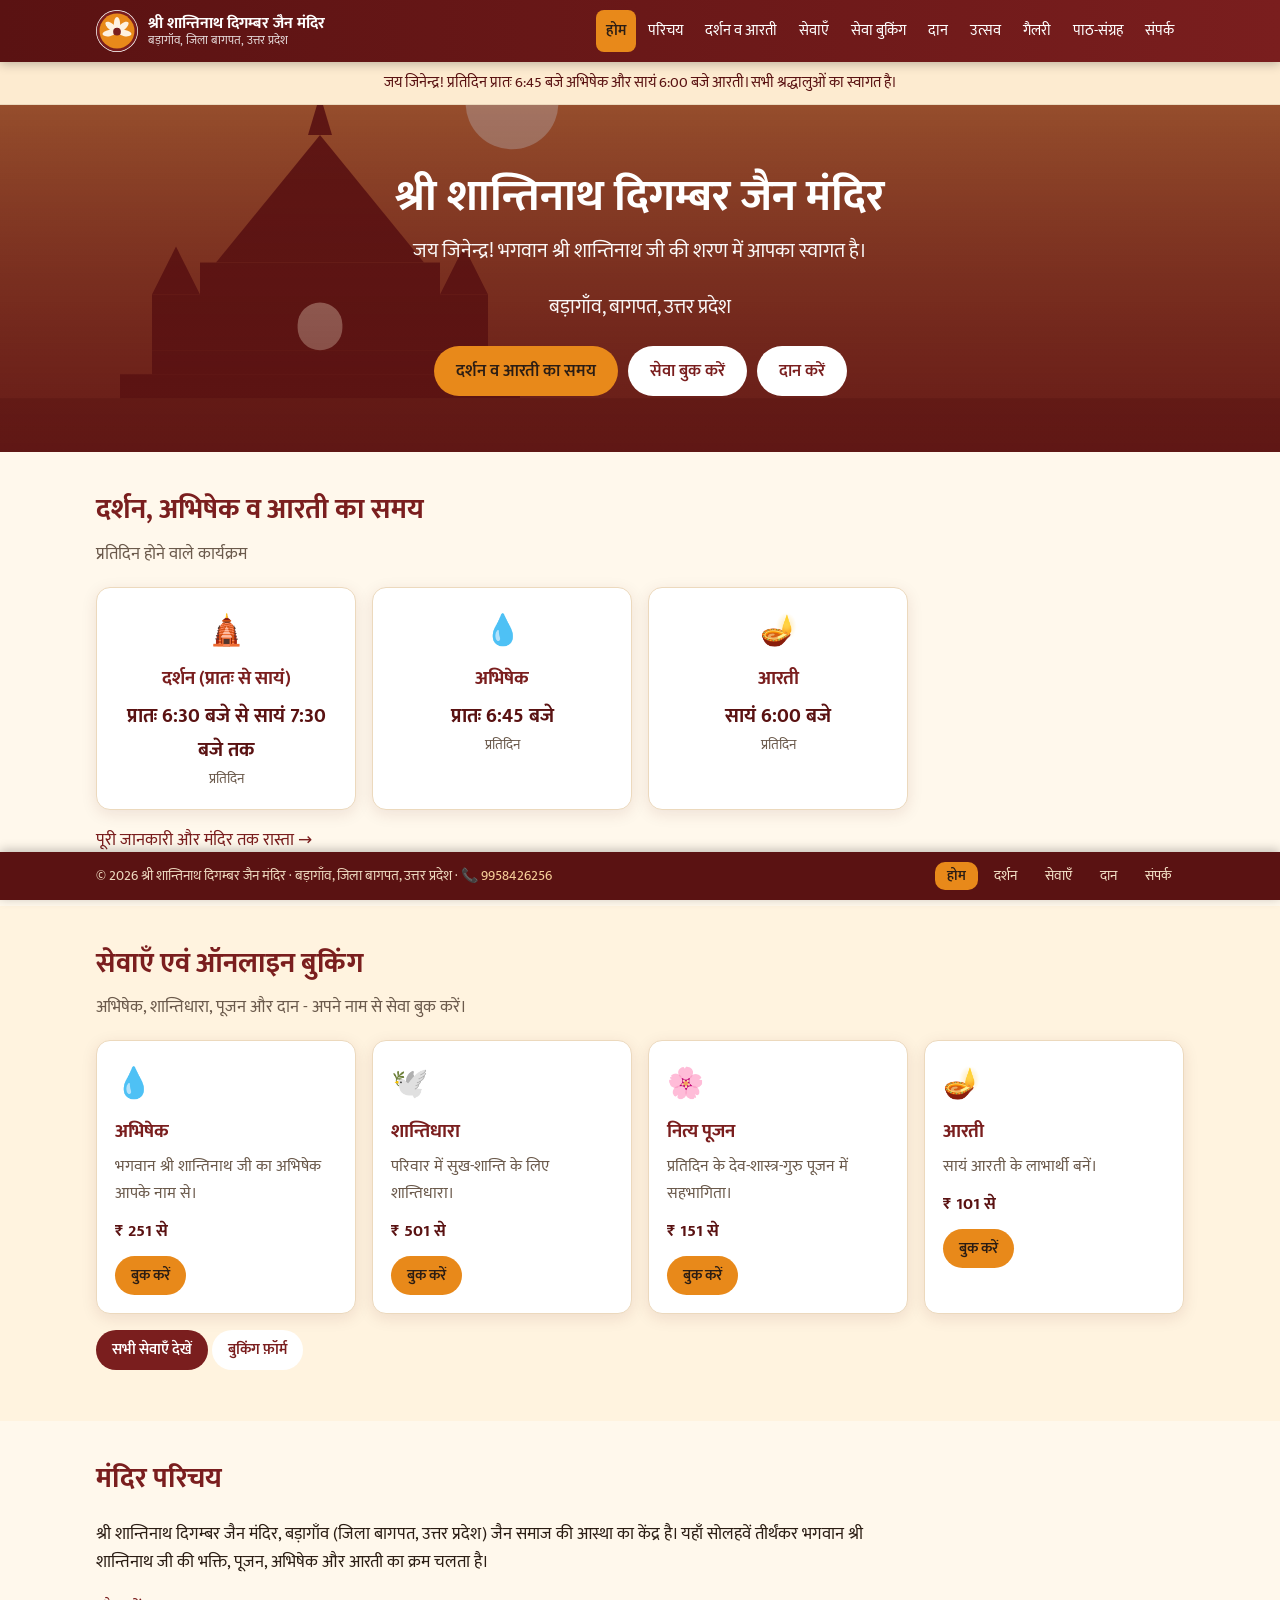
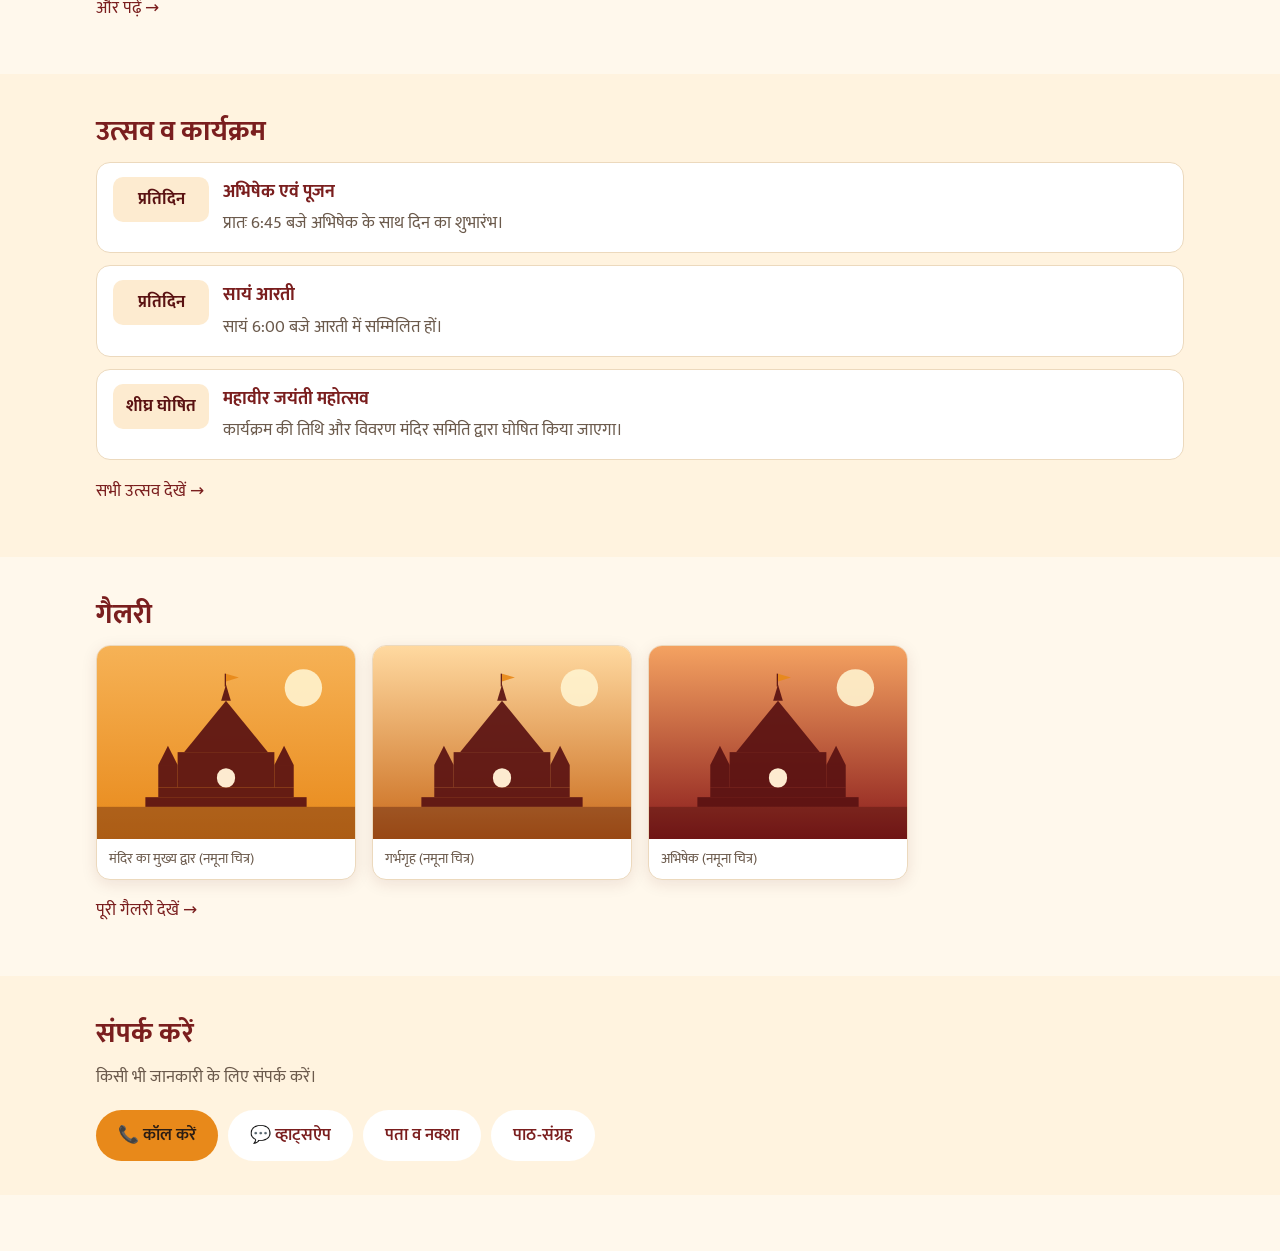
<file: index.html>
<!doctype html>
<html lang="hi">
<head>
<meta charset="utf-8">
<meta name="viewport" content="width=device-width,initial-scale=1,viewport-fit=cover">
<title>श्री शान्तिनाथ दिगम्बर जैन मंदिर, बड़ागाँव, बागपत | दर्शन समय, आरती, सेवा बुकिंग व दान</title>
<meta name="description" content="श्री शान्तिनाथ दिगम्बर जैन मंदिर, बड़ागाँव, बागपत (उत्तर प्रदेश)। दर्शन प्रातः 6:30 से सायं 7:30, अभिषेक प्रातः 6:45, आरती सायं 6:00। ऑनलाइन सेवा बुकिंग व दान।">
<meta name="robots" content="index,follow">
<link rel="canonical" href="https://tgm-global.github.io/ssdjmt/">
<meta property="og:type" content="website">
<meta property="og:locale" content="hi_IN">
<meta property="og:title" content="श्री शान्तिनाथ दिगम्बर जैन मंदिर, बड़ागाँव, बागपत | दर्शन समय, आरती, सेवा बुकिंग व दान">
<meta property="og:description" content="श्री शान्तिनाथ दिगम्बर जैन मंदिर, बड़ागाँव, बागपत (उत्तर प्रदेश)। दर्शन प्रातः 6:30 से सायं 7:30, अभिषेक प्रातः 6:45, आरती सायं 6:00। ऑनलाइन सेवा बुकिंग व दान।">
<meta property="og:url" content="https://tgm-global.github.io/ssdjmt/">
<meta property="og:image" content="https://tgm-global.github.io/ssdjmt/assets/icon-512.png">
<meta name="theme-color" content="#7a1e1e">
<link rel="manifest" href="manifest.webmanifest">
<link rel="icon" href="assets/favicon.svg" type="image/svg+xml">
<link rel="apple-touch-icon" href="assets/icon-192.png">
<link rel="preconnect" href="https://fonts.googleapis.com"><link rel="preconnect" href="https://fonts.gstatic.com" crossorigin>
<link href="https://fonts.googleapis.com/css2?family=Mukta:wght@400;600;700&display=swap" rel="stylesheet">
<link rel="stylesheet" href="assets/style.css">
<script type="application/ld+json">{
"@context":"https://schema.org","@type":"PlaceOfWorship","name":"श्री शान्तिनाथ दिगम्बर जैन मंदिर",
"alternateName":"Shri Shantinath Digambar Jain Mandir","url":"https://tgm-global.github.io/ssdjmt/","telephone":"+919958426256",
"description":"बड़ागाँव, बागपत (उत्तर प्रदेश) स्थित जैन मंदिर। दर्शन प्रातः 6:30 से सायं 7:30, अभिषेक 6:45 प्रातः, आरती सायं 6:00।",
"address":{"@type":"PostalAddress","addressLocality":"बड़ागाँव","addressRegion":"उत्तर प्रदेश","addressCountry":"IN","streetAddress":"बड़ागाँव, जिला बागपत"},
"openingHoursSpecification":{"@type":"OpeningHoursSpecification","dayOfWeek":["Monday","Tuesday","Wednesday","Thursday","Friday","Saturday","Sunday"],"opens":"06:30","closes":"19:30"}
}</script>
</head>
<body>
<div id="site-header"></div>
<main>


<div class="hero"><div class="wrap">
<h1>श्री शान्तिनाथ दिगम्बर जैन मंदिर</h1>
<p data-bind="tagline">जय जिनेन्द्र! भगवान श्री शान्तिनाथ जी की शरण में आपका स्वागत है।</p>
<p>बड़ागाँव, बागपत, उत्तर प्रदेश</p>
<div class="btns"><a class="btn" href="darshan.html">दर्शन व आरती का समय</a><a class="btn alt" href="seva.html">सेवा बुक करें</a><a class="btn alt" href="daan.html">दान करें</a></div>
</div></div>
<section class="blk"><div class="wrap"><h2>दर्शन, अभिषेक व आरती का समय</h2><p class="sub">प्रतिदिन होने वाले कार्यक्रम</p><div data-render="timings"></div><p class="more"><a href="darshan.html">पूरी जानकारी और मंदिर तक रास्ता →</a></p></div></section>
<section class="blk alt"><div class="wrap"><h2>सेवाएँ एवं ऑनलाइन बुकिंग</h2><p class="sub">अभिषेक, शान्तिधारा, पूजन और दान - अपने नाम से सेवा बुक करें।</p><div data-render="services" data-limit="4"></div><p class="more"><a class="btn dark sm" href="seva.html">सभी सेवाएँ देखें</a> <a class="btn alt sm" href="booking.html">बुकिंग फ़ॉर्म</a></p></div></section>
<section class="blk"><div class="wrap"><h2>मंदिर परिचय</h2><div data-render="about" data-limit="1"></div><p><a href="about.html">और पढ़ें →</a></p></div></section>
<section class="blk alt"><div class="wrap"><h2>उत्सव व कार्यक्रम</h2><div data-render="events" data-limit="3"></div><p><a href="events.html">सभी उत्सव देखें →</a></p></div></section>
<section class="blk"><div class="wrap"><h2>गैलरी</h2><div data-render="gallery" data-limit="3"></div><p class="more"><a href="gallery.html">पूरी गैलरी देखें →</a></p></div></section>
<section class="blk alt"><div class="wrap"><h2>संपर्क करें</h2><p class="sub">किसी भी जानकारी के लिए संपर्क करें।</p><div class="btns" style="justify-content:flex-start"><a class="btn" data-link="tel" href="#">📞 कॉल करें</a><a class="btn alt" data-link="wa" href="#" target="_blank" rel="noopener">💬 व्हाट्सऐप</a><a class="btn alt" href="contact.html">पता व नक्शा</a><a class="btn alt" href="library.html">पाठ-संग्रह</a></div></div></section>

<noscript><div class="wrap" style="padding:16px"><p>कृपया पूरी जानकारी के लिए JavaScript चालू करें।</p><p><a href="index.html">होम</a> · <a href="about.html">परिचय</a> · <a href="darshan.html">दर्शन व आरती</a> · <a href="seva.html">सेवाएँ</a> · <a href="booking.html">सेवा बुकिंग</a> · <a href="daan.html">दान</a> · <a href="events.html">उत्सव</a> · <a href="gallery.html">गैलरी</a> · <a href="library.html">पाठ-संग्रह</a> · <a href="contact.html">संपर्क</a></p></div></noscript>
</main>
<div id="site-footer"></div>
<script src="data/config.js"></script>
<script src="assets/app.js"></script>

</body>
</html>
</file>
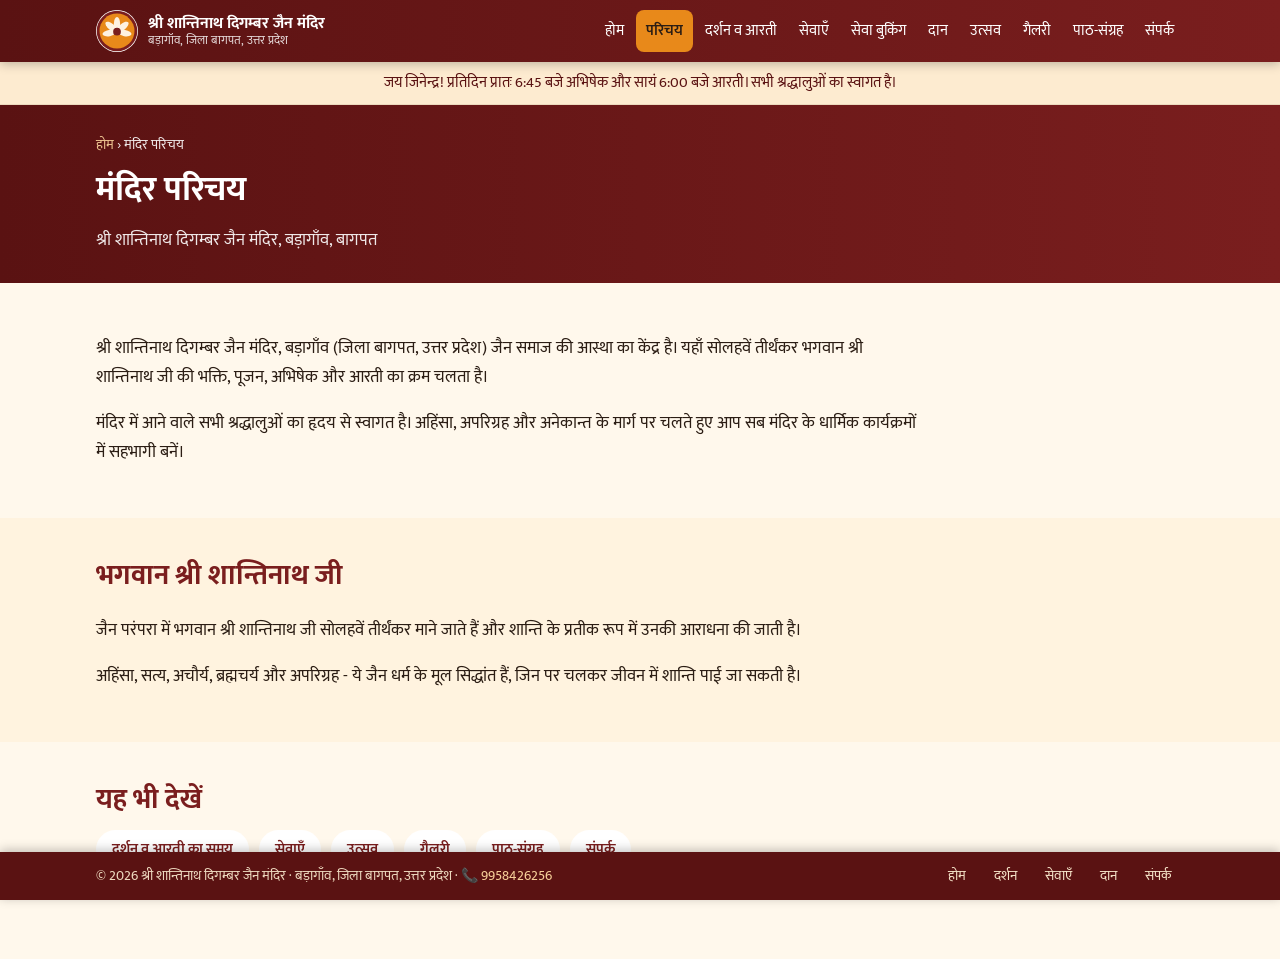
<file: about.html>
<!doctype html>
<html lang="hi">
<head>
<meta charset="utf-8">
<meta name="viewport" content="width=device-width,initial-scale=1,viewport-fit=cover">
<title>मंदिर परिचय | श्री शान्तिनाथ दिगम्बर जैन मंदिर, बड़ागाँव</title>
<meta name="description" content="श्री शान्तिनाथ दिगम्बर जैन मंदिर, बड़ागाँव (बागपत) का परिचय - भगवान श्री शान्तिनाथ जी, मंदिर की भक्ति परंपरा और जानकारी।">
<meta name="robots" content="index,follow">
<link rel="canonical" href="https://tgm-global.github.io/ssdjmt/about.html">
<meta property="og:type" content="website">
<meta property="og:locale" content="hi_IN">
<meta property="og:title" content="मंदिर परिचय | श्री शान्तिनाथ दिगम्बर जैन मंदिर, बड़ागाँव">
<meta property="og:description" content="श्री शान्तिनाथ दिगम्बर जैन मंदिर, बड़ागाँव (बागपत) का परिचय - भगवान श्री शान्तिनाथ जी, मंदिर की भक्ति परंपरा और जानकारी।">
<meta property="og:url" content="https://tgm-global.github.io/ssdjmt/about.html">
<meta property="og:image" content="https://tgm-global.github.io/ssdjmt/assets/icon-512.png">
<meta name="theme-color" content="#7a1e1e">
<link rel="manifest" href="manifest.webmanifest">
<link rel="icon" href="assets/favicon.svg" type="image/svg+xml">
<link rel="apple-touch-icon" href="assets/icon-192.png">
<link rel="preconnect" href="https://fonts.googleapis.com"><link rel="preconnect" href="https://fonts.gstatic.com" crossorigin>
<link href="https://fonts.googleapis.com/css2?family=Mukta:wght@400;600;700&display=swap" rel="stylesheet">
<link rel="stylesheet" href="assets/style.css">

</head>
<body>
<div id="site-header"></div>
<main>
<div class="page-head"><div class="wrap"><div class="crumbs"><a href="index.html">होम</a> › मंदिर परिचय</div><h1>मंदिर परिचय</h1><p>श्री शान्तिनाथ दिगम्बर जैन मंदिर, बड़ागाँव, बागपत</p></div></div>
<section class="blk"><div class="wrap"><div data-render="about"></div></div></section><section class="blk alt"><div class="wrap"><h2>भगवान श्री शान्तिनाथ जी</h2><div class="about-p"><p>जैन परंपरा में भगवान श्री शान्तिनाथ जी सोलहवें तीर्थंकर माने जाते हैं और शान्ति के प्रतीक रूप में उनकी आराधना की जाती है।</p><p>अहिंसा, सत्य, अचौर्य, ब्रह्मचर्य और अपरिग्रह - ये जैन धर्म के मूल सिद्धांत हैं, जिन पर चलकर जीवन में शान्ति पाई जा सकती है।</p></div></div></section><section class="blk"><div class="wrap"><h2>यह भी देखें</h2><div class="btns" style="justify-content:flex-start"><a class="btn alt sm" href="darshan.html">दर्शन व आरती का समय</a><a class="btn alt sm" href="seva.html">सेवाएँ</a><a class="btn alt sm" href="events.html">उत्सव</a><a class="btn alt sm" href="gallery.html">गैलरी</a><a class="btn alt sm" href="library.html">पाठ-संग्रह</a><a class="btn alt sm" href="contact.html">संपर्क</a></div></div></section>
<noscript><div class="wrap" style="padding:16px"><p>कृपया पूरी जानकारी के लिए JavaScript चालू करें।</p><p><a href="index.html">होम</a> · <a href="about.html">परिचय</a> · <a href="darshan.html">दर्शन व आरती</a> · <a href="seva.html">सेवाएँ</a> · <a href="booking.html">सेवा बुकिंग</a> · <a href="daan.html">दान</a> · <a href="events.html">उत्सव</a> · <a href="gallery.html">गैलरी</a> · <a href="library.html">पाठ-संग्रह</a> · <a href="contact.html">संपर्क</a></p></div></noscript>
</main>
<div id="site-footer"></div>
<script src="data/config.js"></script>
<script src="assets/app.js"></script>

</body>
</html>
</file>
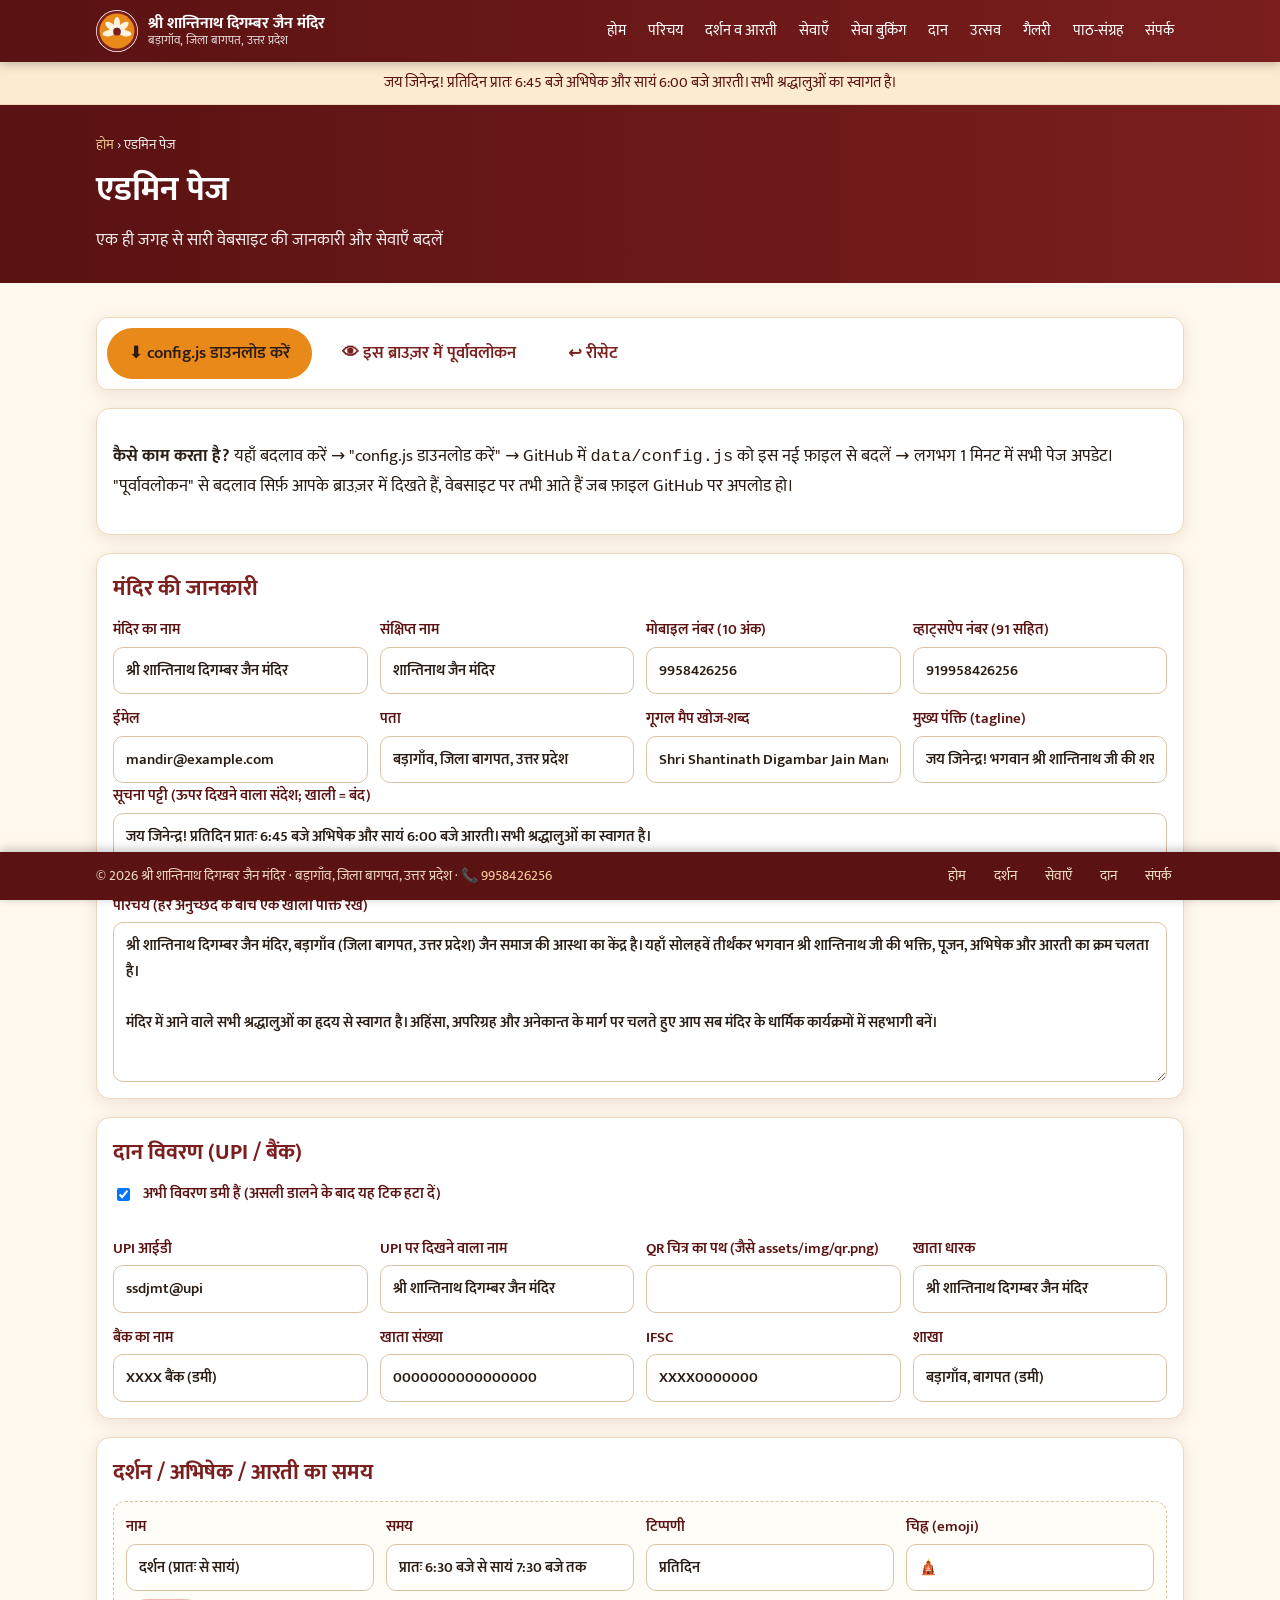
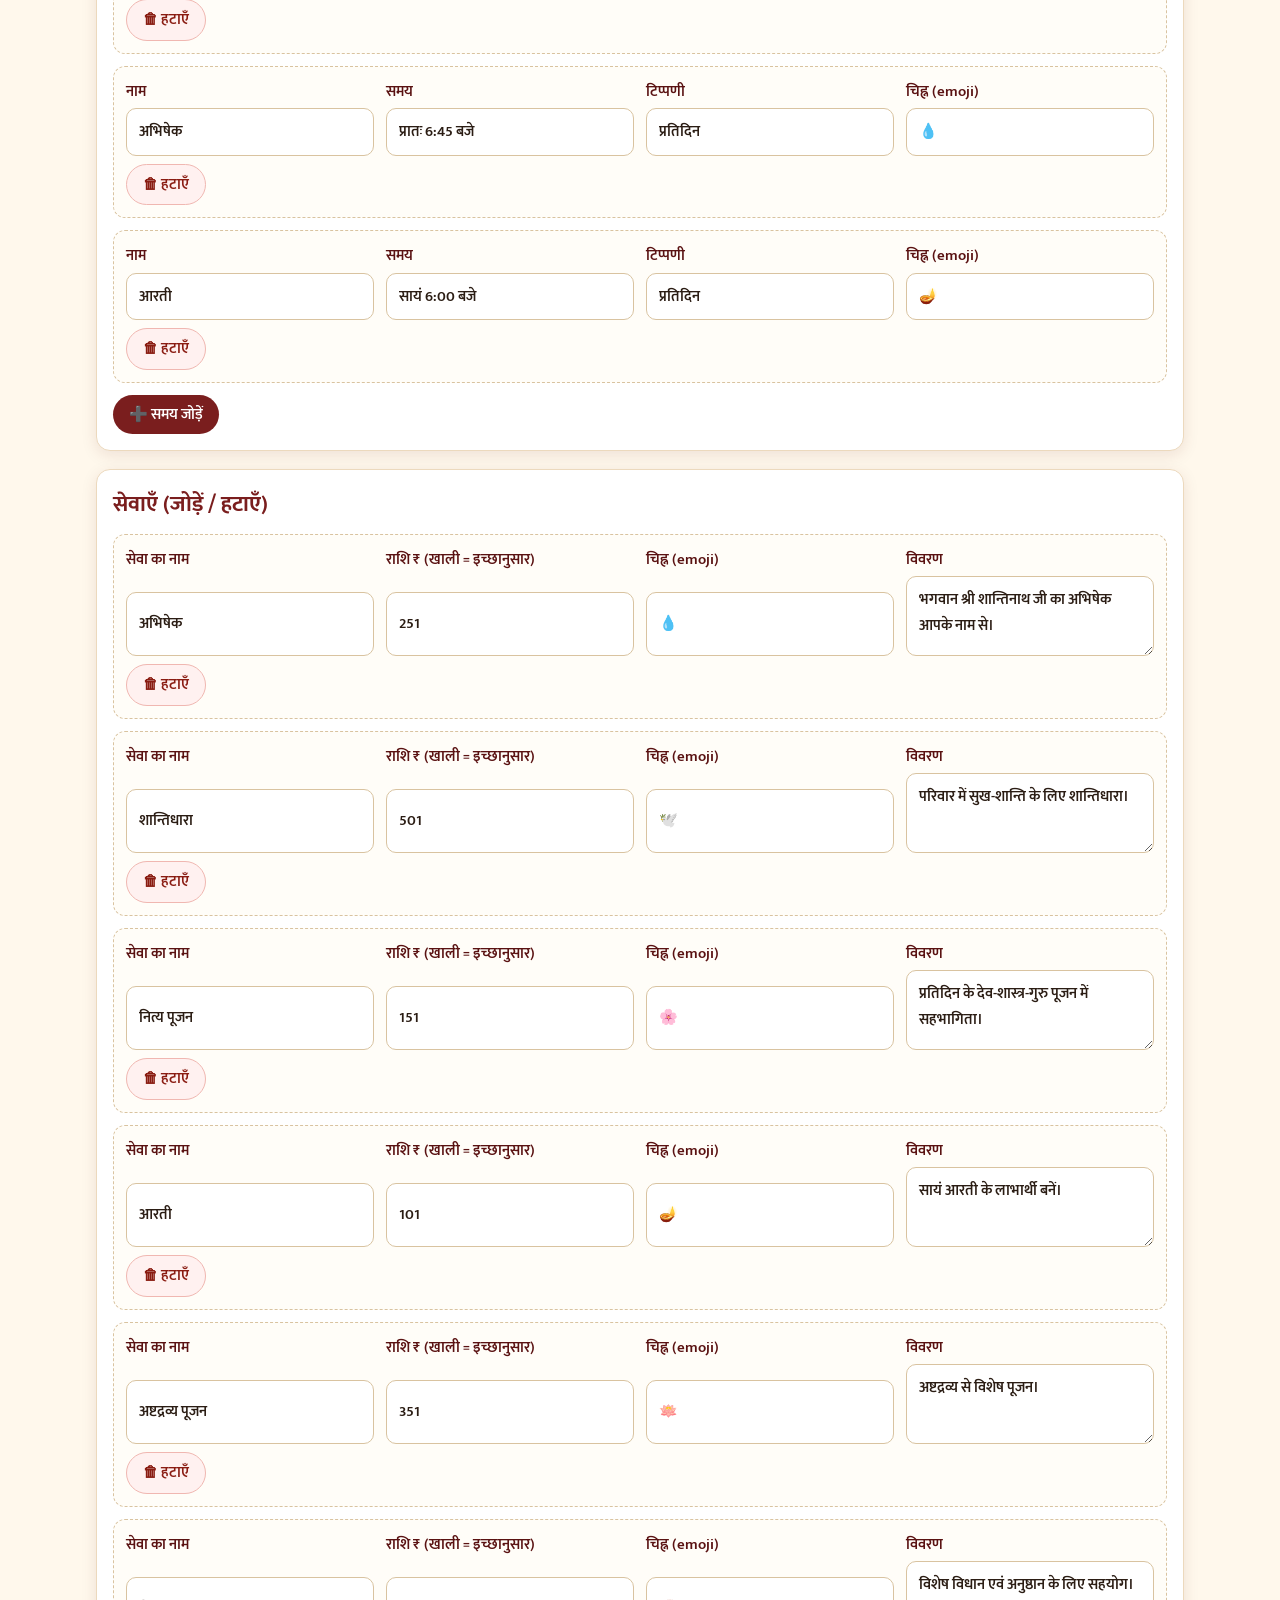
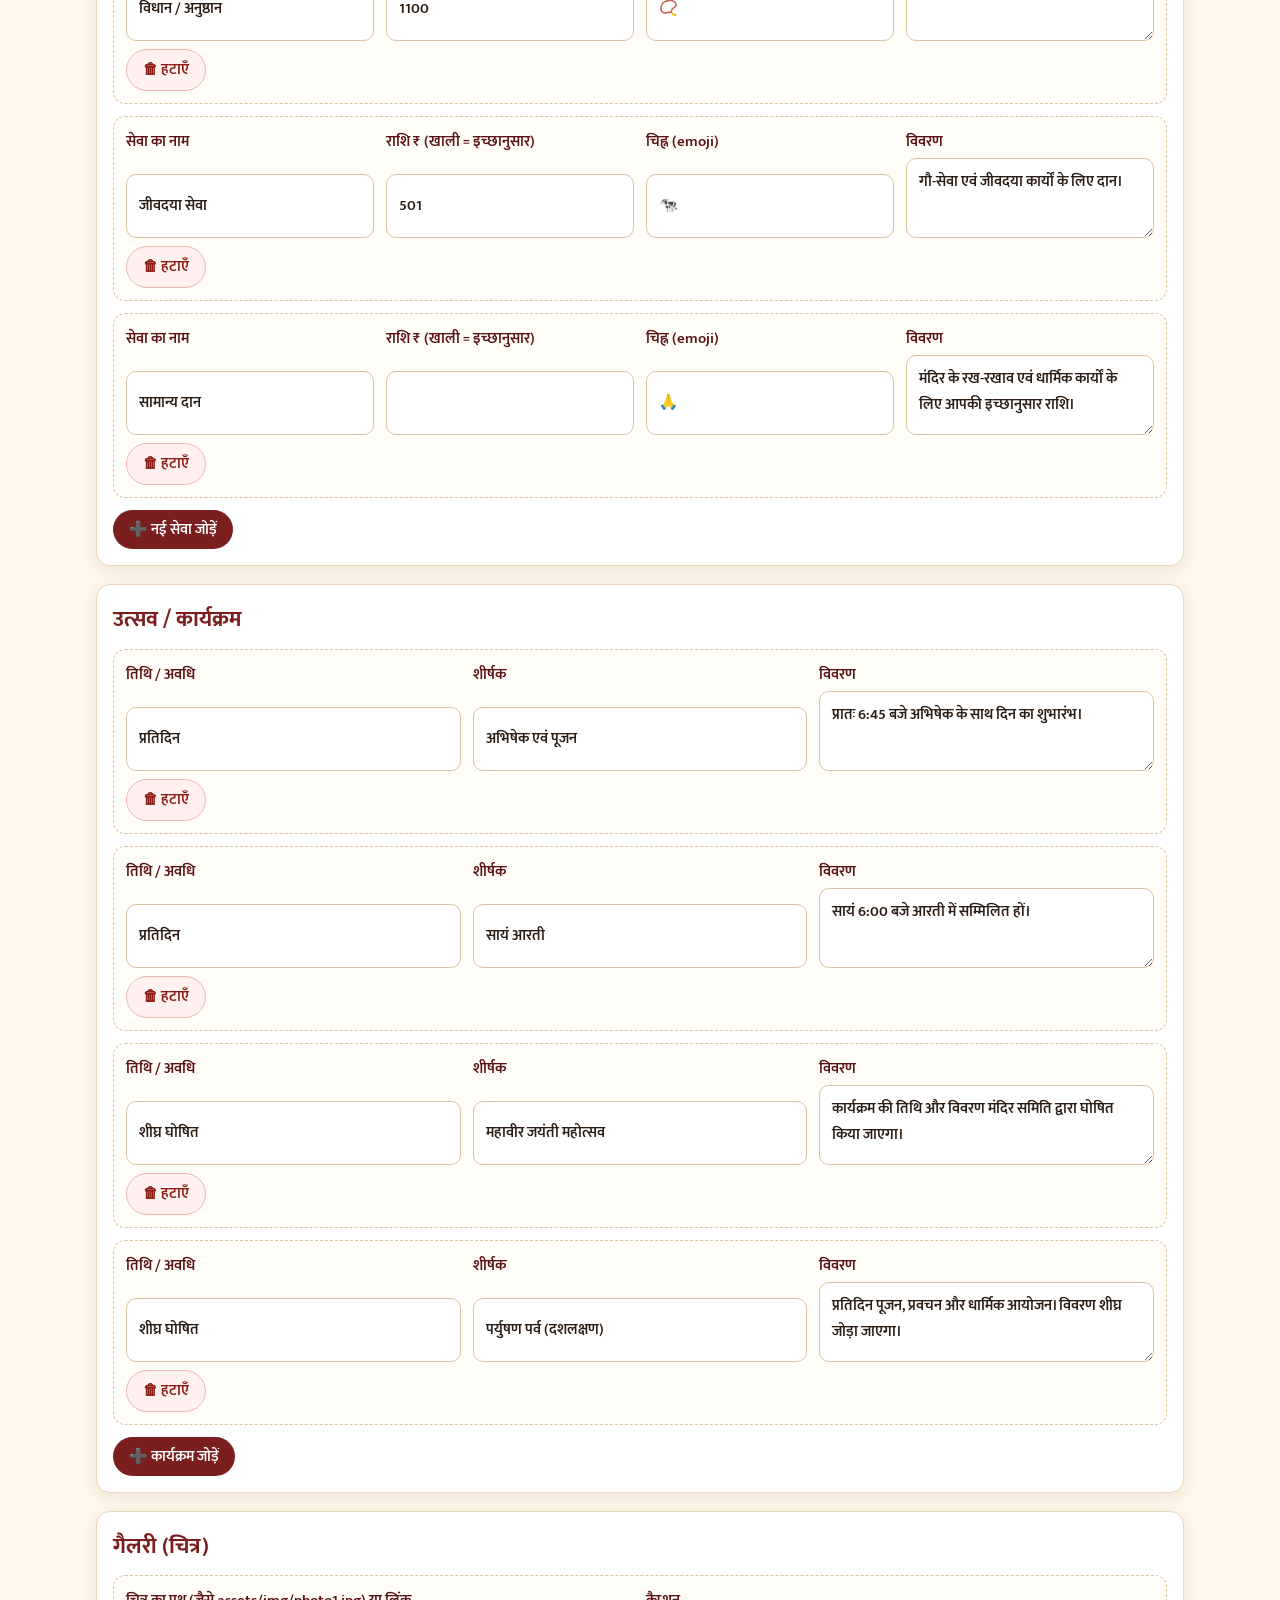
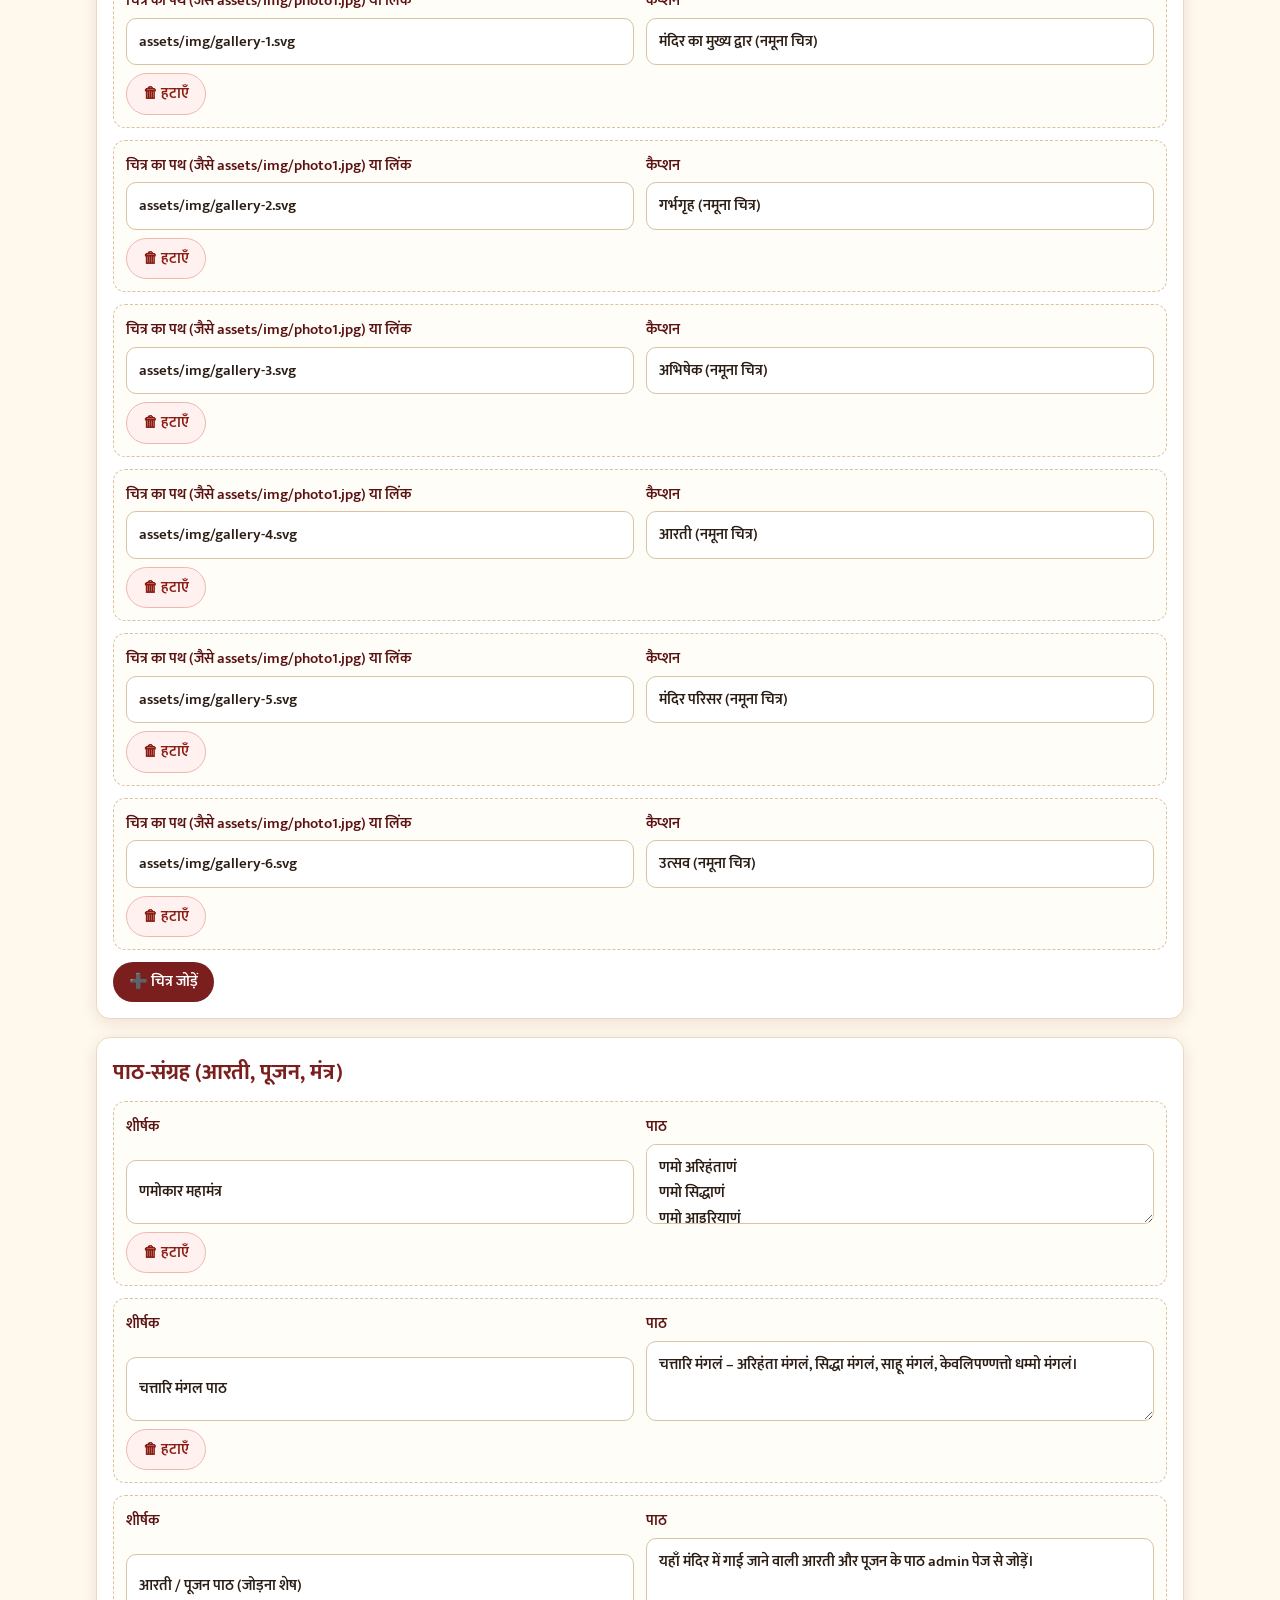
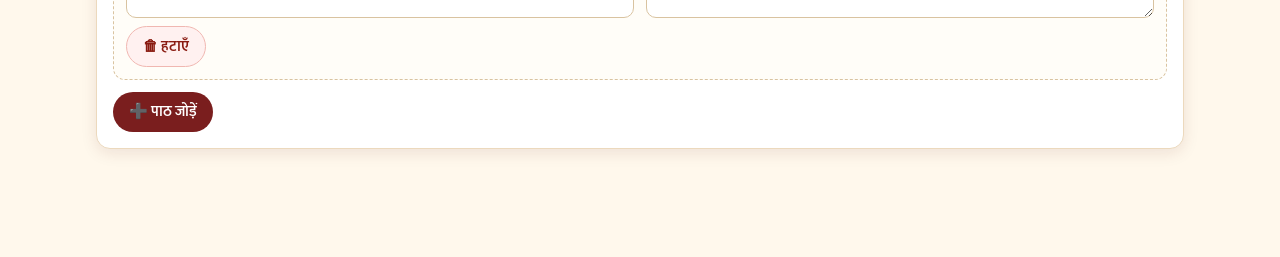
<file: admin.html>
<!doctype html>
<html lang="hi">
<head>
<meta charset="utf-8">
<meta name="viewport" content="width=device-width,initial-scale=1,viewport-fit=cover">
<title>एडमिन - जानकारी बदलें | शान्तिनाथ जैन मंदिर</title>
<meta name="description" content="वेबसाइट की सारी जानकारी एक जगह से बदलने का पेज।">
<meta name="robots" content="noindex,nofollow">
<link rel="canonical" href="https://tgm-global.github.io/ssdjmt/admin.html">
<meta property="og:type" content="website">
<meta property="og:locale" content="hi_IN">
<meta property="og:title" content="एडमिन - जानकारी बदलें | शान्तिनाथ जैन मंदिर">
<meta property="og:description" content="वेबसाइट की सारी जानकारी एक जगह से बदलने का पेज।">
<meta property="og:url" content="https://tgm-global.github.io/ssdjmt/admin.html">
<meta property="og:image" content="https://tgm-global.github.io/ssdjmt/assets/icon-512.png">
<meta name="theme-color" content="#7a1e1e">
<link rel="manifest" href="manifest.webmanifest">
<link rel="icon" href="assets/favicon.svg" type="image/svg+xml">
<link rel="apple-touch-icon" href="assets/icon-192.png">
<link rel="preconnect" href="https://fonts.googleapis.com"><link rel="preconnect" href="https://fonts.gstatic.com" crossorigin>
<link href="https://fonts.googleapis.com/css2?family=Mukta:wght@400;600;700&display=swap" rel="stylesheet">
<link rel="stylesheet" href="assets/style.css">

</head>
<body>
<div id="site-header"></div>
<main>
<div class="page-head"><div class="wrap"><div class="crumbs"><a href="index.html">होम</a> › एडमिन पेज</div><h1>एडमिन पेज</h1><p>एक ही जगह से सारी वेबसाइट की जानकारी और सेवाएँ बदलें</p></div></div>
<section class="blk"><div class="wrap"><div class="adm" id="admin-root"></div></div></section>
<noscript><div class="wrap" style="padding:16px"><p>कृपया पूरी जानकारी के लिए JavaScript चालू करें।</p><p><a href="index.html">होम</a> · <a href="about.html">परिचय</a> · <a href="darshan.html">दर्शन व आरती</a> · <a href="seva.html">सेवाएँ</a> · <a href="booking.html">सेवा बुकिंग</a> · <a href="daan.html">दान</a> · <a href="events.html">उत्सव</a> · <a href="gallery.html">गैलरी</a> · <a href="library.html">पाठ-संग्रह</a> · <a href="contact.html">संपर्क</a></p></div></noscript>
</main>
<div id="site-footer"></div>
<script src="data/config.js"></script>
<script src="assets/app.js"></script>
<script src="assets/admin.js"></script>
</body>
</html>
</file>
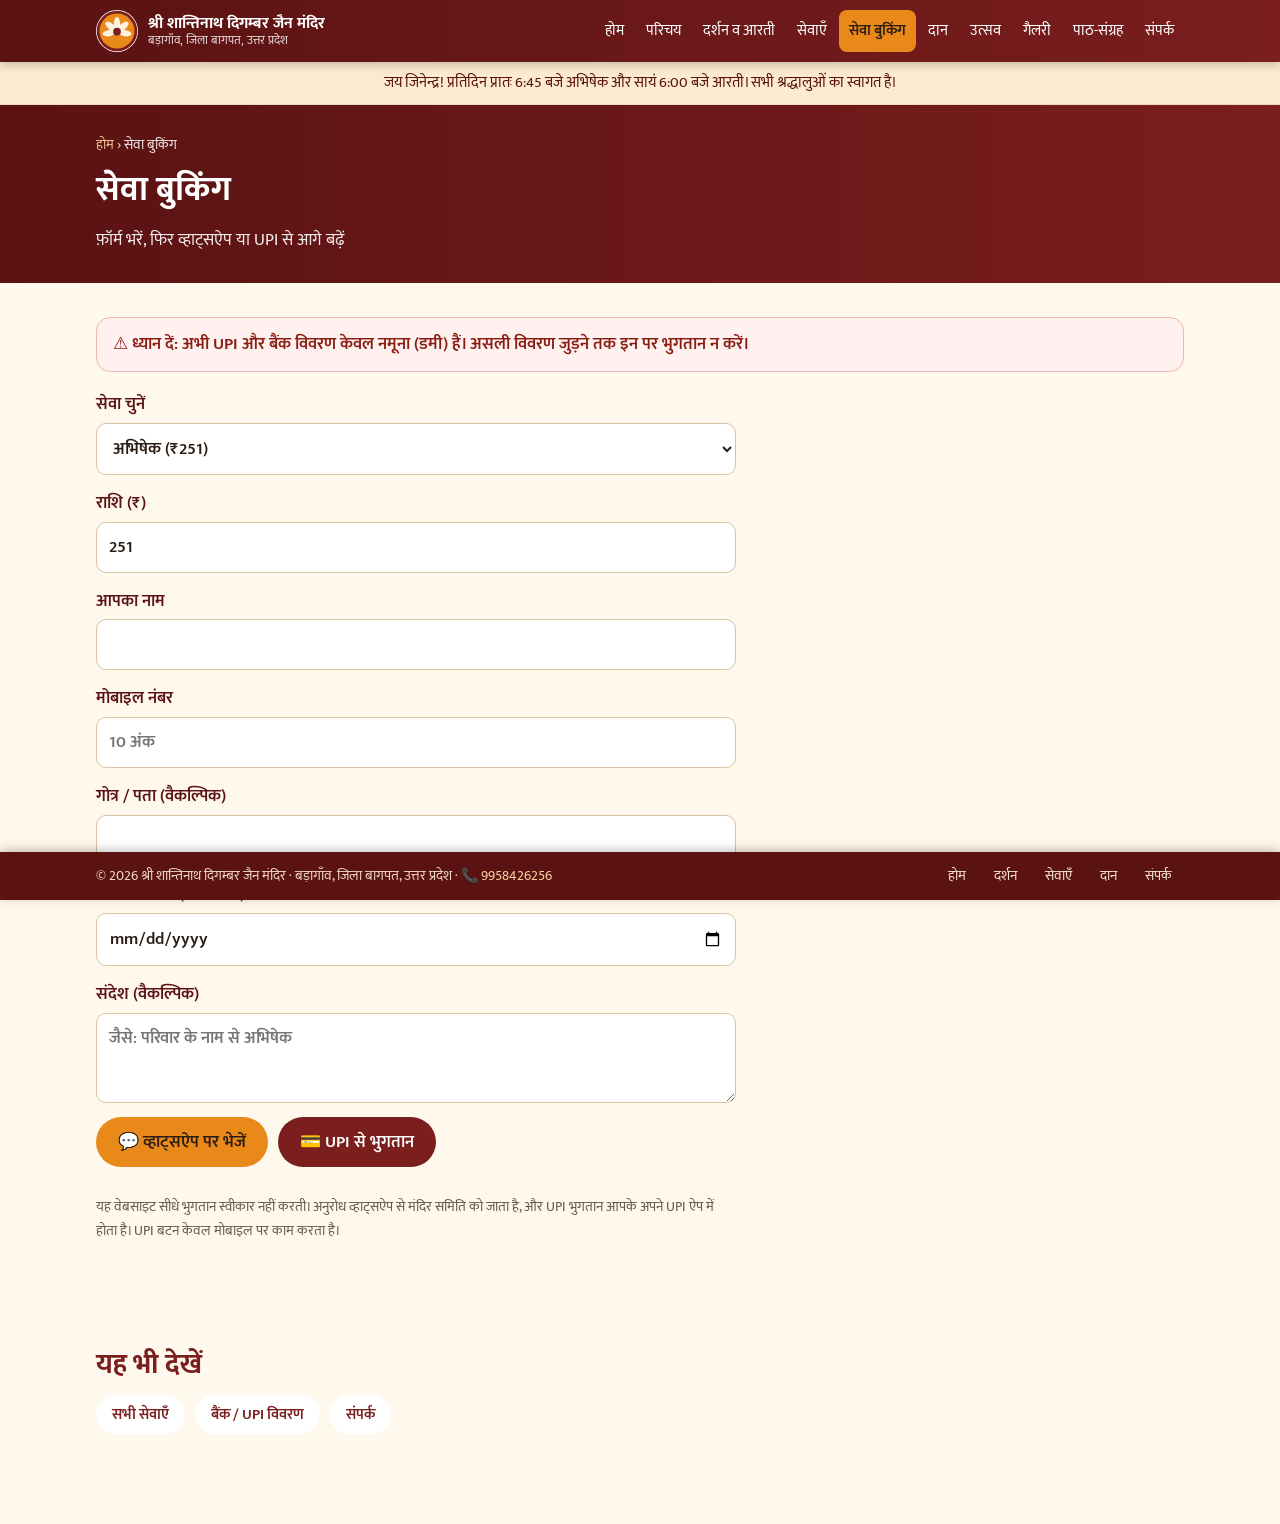
<file: booking.html>
<!doctype html>
<html lang="hi">
<head>
<meta charset="utf-8">
<meta name="viewport" content="width=device-width,initial-scale=1,viewport-fit=cover">
<title>सेवा बुकिंग फ़ॉर्म | श्री शान्तिनाथ दिगम्बर जैन मंदिर, बड़ागाँव</title>
<meta name="description" content="श्री शान्तिनाथ दिगम्बर जैन मंदिर, बड़ागाँव की सेवा या दान के लिए ऑनलाइन बुकिंग फ़ॉर्म। व्हाट्सऐप या UPI से भेजें।">
<meta name="robots" content="index,follow">
<link rel="canonical" href="https://tgm-global.github.io/ssdjmt/booking.html">
<meta property="og:type" content="website">
<meta property="og:locale" content="hi_IN">
<meta property="og:title" content="सेवा बुकिंग फ़ॉर्म | श्री शान्तिनाथ दिगम्बर जैन मंदिर, बड़ागाँव">
<meta property="og:description" content="श्री शान्तिनाथ दिगम्बर जैन मंदिर, बड़ागाँव की सेवा या दान के लिए ऑनलाइन बुकिंग फ़ॉर्म। व्हाट्सऐप या UPI से भेजें।">
<meta property="og:url" content="https://tgm-global.github.io/ssdjmt/booking.html">
<meta property="og:image" content="https://tgm-global.github.io/ssdjmt/assets/icon-512.png">
<meta name="theme-color" content="#7a1e1e">
<link rel="manifest" href="manifest.webmanifest">
<link rel="icon" href="assets/favicon.svg" type="image/svg+xml">
<link rel="apple-touch-icon" href="assets/icon-192.png">
<link rel="preconnect" href="https://fonts.googleapis.com"><link rel="preconnect" href="https://fonts.gstatic.com" crossorigin>
<link href="https://fonts.googleapis.com/css2?family=Mukta:wght@400;600;700&display=swap" rel="stylesheet">
<link rel="stylesheet" href="assets/style.css">

</head>
<body>
<div id="site-header"></div>
<main>
<div class="page-head"><div class="wrap"><div class="crumbs"><a href="index.html">होम</a> › सेवा बुकिंग</div><h1>सेवा बुकिंग</h1><p>फ़ॉर्म भरें, फिर व्हाट्सऐप या UPI से आगे बढ़ें</p></div></div>
<section class="blk"><div class="wrap"><div data-render="dummywarn"></div>
<form class="f" id="booking-form" autocomplete="on" onsubmit="return false">
<label>सेवा चुनें<select id="f-service" required></select></label>
<label>राशि (₹)<input id="f-amount" type="number" min="1" inputmode="numeric" required></label>
<label>आपका नाम<input id="f-name" required autocomplete="name"></label>
<label>मोबाइल नंबर<input id="f-phone" type="tel" inputmode="numeric" pattern="[0-9]{10}" maxlength="10" required autocomplete="tel" placeholder="10 अंक"></label>
<label>गोत्र / पता (वैकल्पिक)<input id="f-gotra"></label>
<label>सेवा की तिथि (वैकल्पिक)<input id="f-date" type="date"></label>
<label>संदेश (वैकल्पिक)<textarea id="f-msg" placeholder="जैसे: परिवार के नाम से अभिषेक"></textarea></label>
<div class="btns" style="justify-content:flex-start"><button class="btn" type="button" id="btn-wa">💬 व्हाट्सऐप पर भेजें</button><button class="btn dark" type="button" id="btn-upi">💳 UPI से भुगतान</button></div>
<p class="hint">यह वेबसाइट सीधे भुगतान स्वीकार नहीं करती। अनुरोध व्हाट्सऐप से मंदिर समिति को जाता है, और UPI भुगतान आपके अपने UPI ऐप में होता है। UPI बटन केवल मोबाइल पर काम करता है।</p>
</form>
<div class="out" id="book-out"></div><div class="out" id="my-bookings"></div></div></section><section class="blk"><div class="wrap"><h2>यह भी देखें</h2><div class="btns" style="justify-content:flex-start"><a class="btn alt sm" href="seva.html">सभी सेवाएँ</a><a class="btn alt sm" href="daan.html">बैंक / UPI विवरण</a><a class="btn alt sm" href="contact.html">संपर्क</a></div></div></section>
<noscript><div class="wrap" style="padding:16px"><p>कृपया पूरी जानकारी के लिए JavaScript चालू करें।</p><p><a href="index.html">होम</a> · <a href="about.html">परिचय</a> · <a href="darshan.html">दर्शन व आरती</a> · <a href="seva.html">सेवाएँ</a> · <a href="booking.html">सेवा बुकिंग</a> · <a href="daan.html">दान</a> · <a href="events.html">उत्सव</a> · <a href="gallery.html">गैलरी</a> · <a href="library.html">पाठ-संग्रह</a> · <a href="contact.html">संपर्क</a></p></div></noscript>
</main>
<div id="site-footer"></div>
<script src="data/config.js"></script>
<script src="assets/app.js"></script>

</body>
</html>
</file>
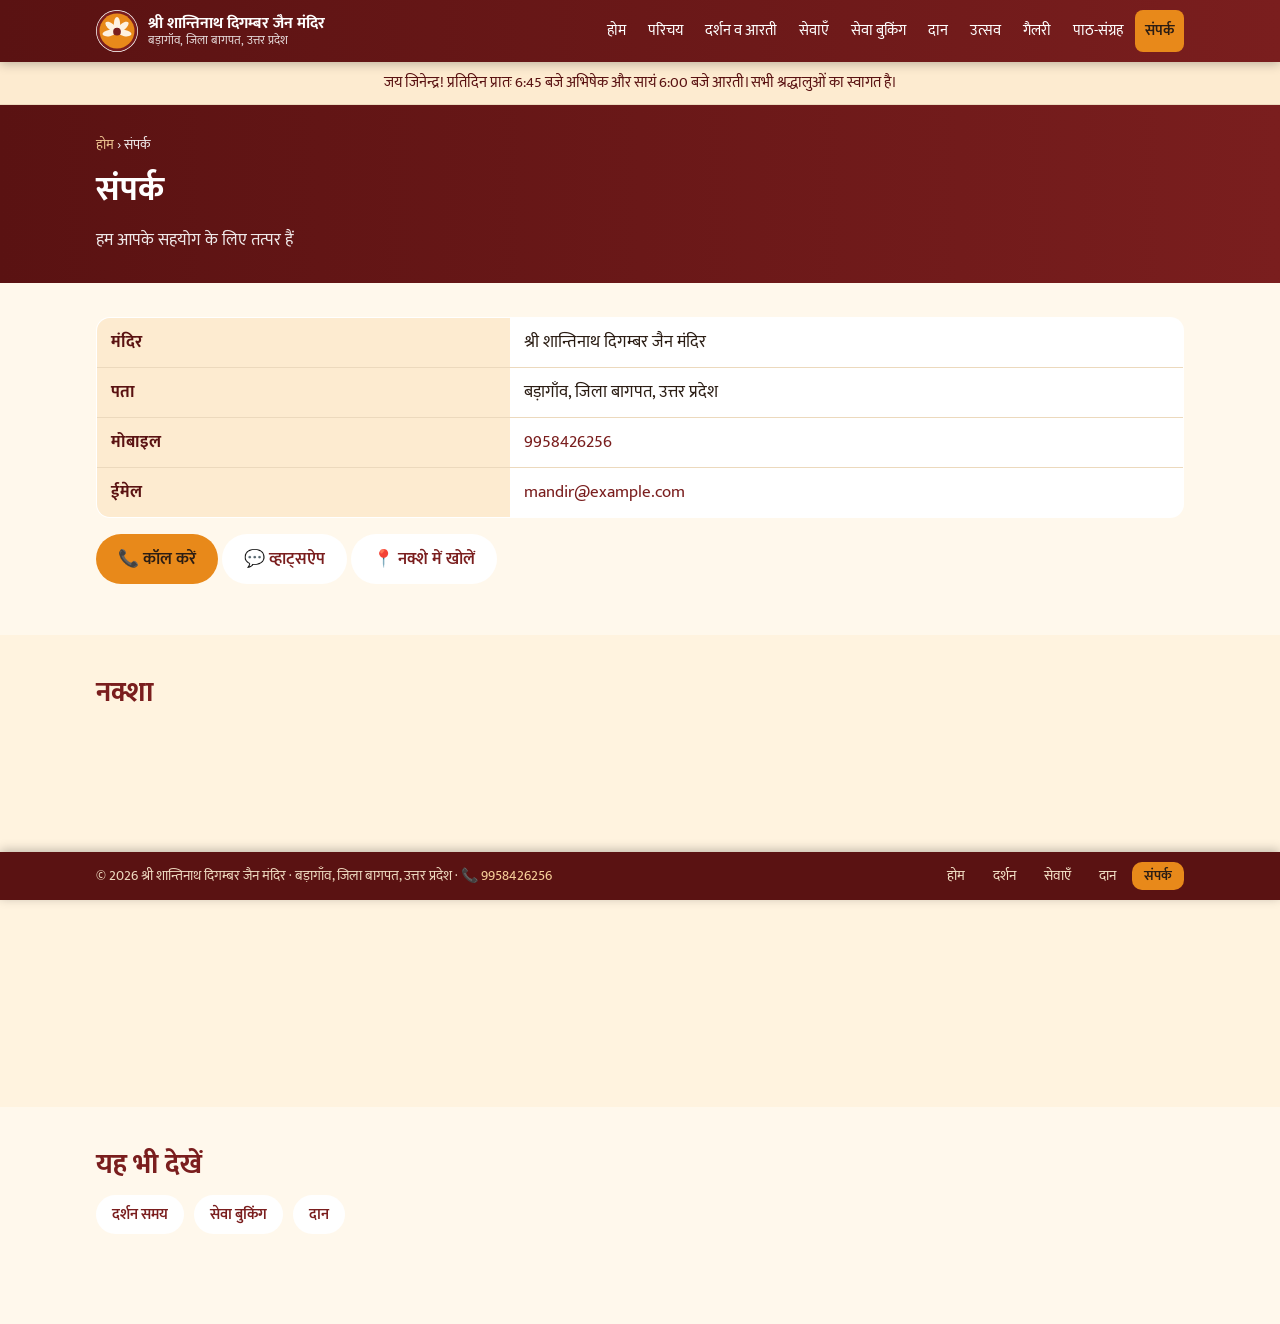
<file: contact.html>
<!doctype html>
<html lang="hi">
<head>
<meta charset="utf-8">
<meta name="viewport" content="width=device-width,initial-scale=1,viewport-fit=cover">
<title>संपर्क व पता | श्री शान्तिनाथ दिगम्बर जैन मंदिर, बड़ागाँव, बागपत</title>
<meta name="description" content="श्री शान्तिनाथ दिगम्बर जैन मंदिर, बड़ागाँव, बागपत, उत्तर प्रदेश - पता, मोबाइल नंबर 9958426256 और नक्शा।">
<meta name="robots" content="index,follow">
<link rel="canonical" href="https://tgm-global.github.io/ssdjmt/contact.html">
<meta property="og:type" content="website">
<meta property="og:locale" content="hi_IN">
<meta property="og:title" content="संपर्क व पता | श्री शान्तिनाथ दिगम्बर जैन मंदिर, बड़ागाँव, बागपत">
<meta property="og:description" content="श्री शान्तिनाथ दिगम्बर जैन मंदिर, बड़ागाँव, बागपत, उत्तर प्रदेश - पता, मोबाइल नंबर 9958426256 और नक्शा।">
<meta property="og:url" content="https://tgm-global.github.io/ssdjmt/contact.html">
<meta property="og:image" content="https://tgm-global.github.io/ssdjmt/assets/icon-512.png">
<meta name="theme-color" content="#7a1e1e">
<link rel="manifest" href="manifest.webmanifest">
<link rel="icon" href="assets/favicon.svg" type="image/svg+xml">
<link rel="apple-touch-icon" href="assets/icon-192.png">
<link rel="preconnect" href="https://fonts.googleapis.com"><link rel="preconnect" href="https://fonts.gstatic.com" crossorigin>
<link href="https://fonts.googleapis.com/css2?family=Mukta:wght@400;600;700&display=swap" rel="stylesheet">
<link rel="stylesheet" href="assets/style.css">

</head>
<body>
<div id="site-header"></div>
<main>
<div class="page-head"><div class="wrap"><div class="crumbs"><a href="index.html">होम</a> › संपर्क</div><h1>संपर्क</h1><p>हम आपके सहयोग के लिए तत्पर हैं</p></div></div>
<section class="blk"><div class="wrap"><table class="tbl">
<tr><th>मंदिर</th><td data-bind="name"></td></tr>
<tr><th>पता</th><td data-bind="address"></td></tr>
<tr><th>मोबाइल</th><td><a data-link="tel" href="#" data-bind="phone"></a></td></tr>
<tr><th>ईमेल</th><td><a data-link="mail" href="#" data-bind="email"></a></td></tr>
</table>
<p class="more"><a class="btn" data-link="tel" href="#">📞 कॉल करें</a> <a class="btn alt" data-link="wa" href="#" target="_blank" rel="noopener">💬 व्हाट्सऐप</a> <a class="btn alt" data-link="map" href="#" target="_blank" rel="noopener">📍 नक्शे में खोलें</a></p></div></section><section class="blk alt"><div class="wrap"><h2>नक्शा</h2><div data-render="map"></div></div></section><section class="blk"><div class="wrap"><h2>यह भी देखें</h2><div class="btns" style="justify-content:flex-start"><a class="btn alt sm" href="darshan.html">दर्शन समय</a><a class="btn alt sm" href="booking.html">सेवा बुकिंग</a><a class="btn alt sm" href="daan.html">दान</a></div></div></section>
<noscript><div class="wrap" style="padding:16px"><p>कृपया पूरी जानकारी के लिए JavaScript चालू करें।</p><p><a href="index.html">होम</a> · <a href="about.html">परिचय</a> · <a href="darshan.html">दर्शन व आरती</a> · <a href="seva.html">सेवाएँ</a> · <a href="booking.html">सेवा बुकिंग</a> · <a href="daan.html">दान</a> · <a href="events.html">उत्सव</a> · <a href="gallery.html">गैलरी</a> · <a href="library.html">पाठ-संग्रह</a> · <a href="contact.html">संपर्क</a></p></div></noscript>
</main>
<div id="site-footer"></div>
<script src="data/config.js"></script>
<script src="assets/app.js"></script>

</body>
</html>
</file>
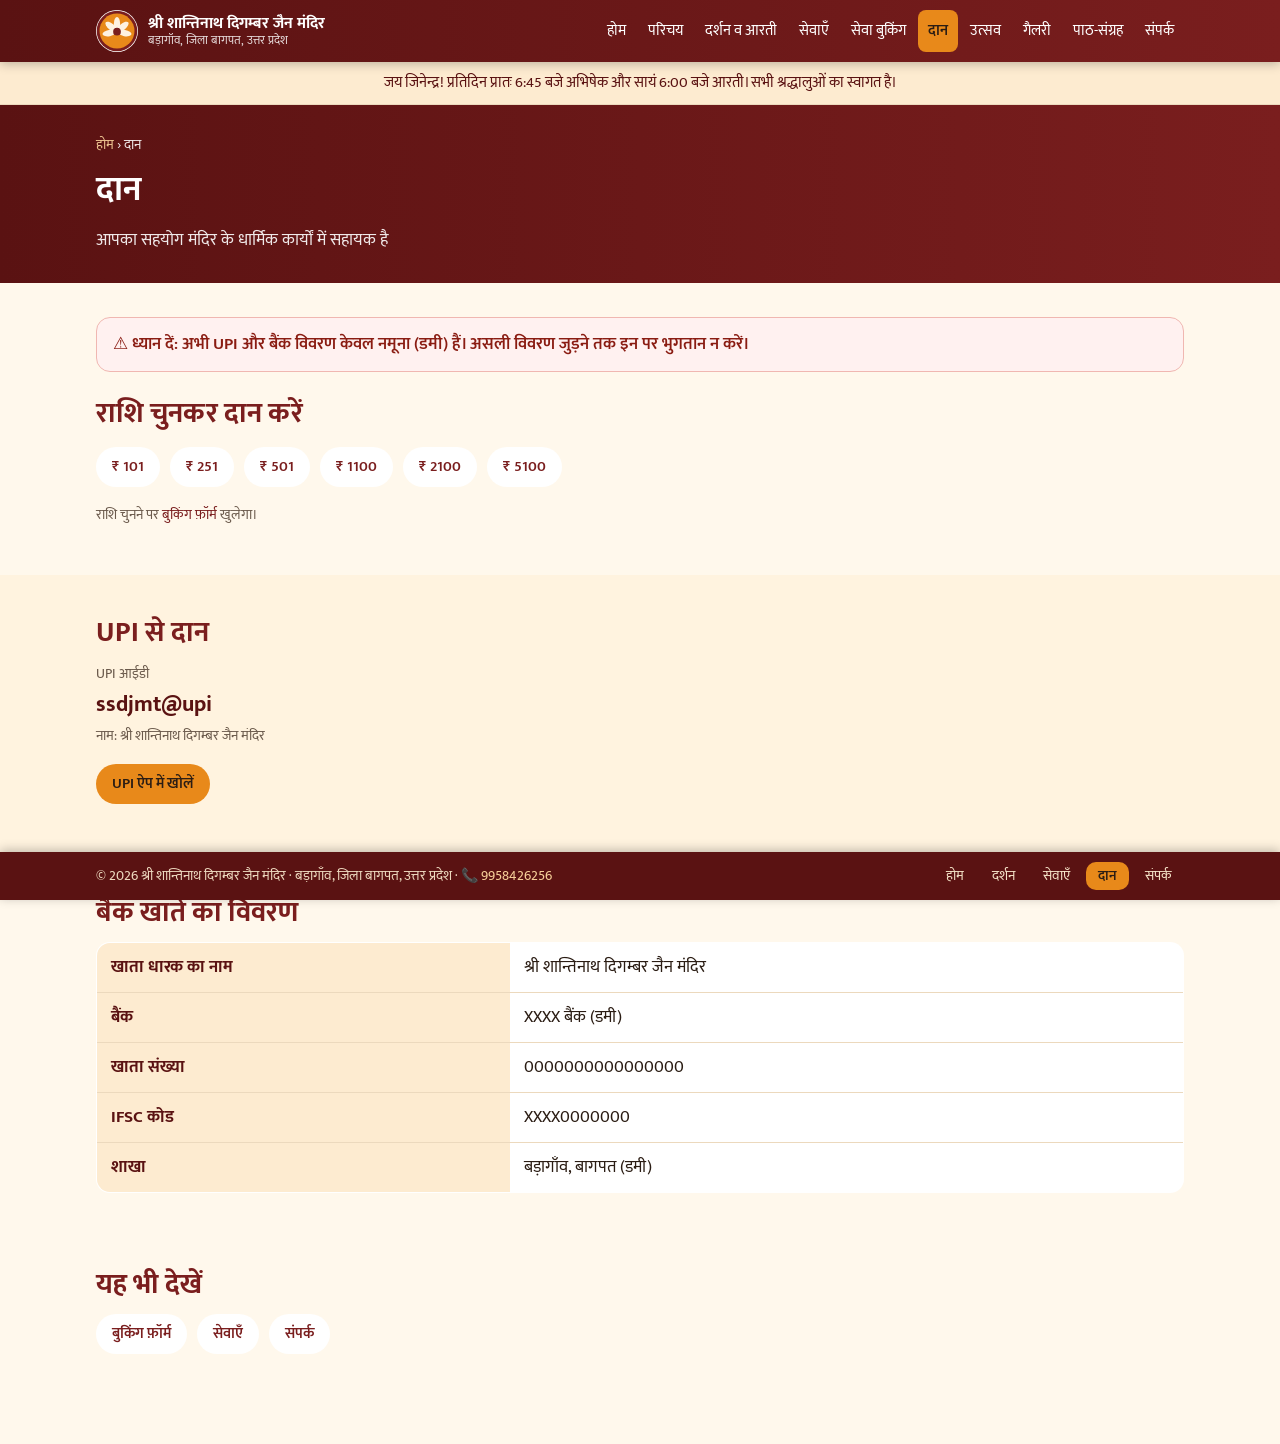
<file: daan.html>
<!doctype html>
<html lang="hi">
<head>
<meta charset="utf-8">
<meta name="viewport" content="width=device-width,initial-scale=1,viewport-fit=cover">
<title>दान - UPI व बैंक विवरण | श्री शान्तिनाथ दिगम्बर जैन मंदिर, बड़ागाँव</title>
<meta name="description" content="श्री शान्तिनाथ दिगम्बर जैन मंदिर, बड़ागाँव को दान करने के लिए UPI और बैंक खाते का विवरण।">
<meta name="robots" content="index,follow">
<link rel="canonical" href="https://tgm-global.github.io/ssdjmt/daan.html">
<meta property="og:type" content="website">
<meta property="og:locale" content="hi_IN">
<meta property="og:title" content="दान - UPI व बैंक विवरण | श्री शान्तिनाथ दिगम्बर जैन मंदिर, बड़ागाँव">
<meta property="og:description" content="श्री शान्तिनाथ दिगम्बर जैन मंदिर, बड़ागाँव को दान करने के लिए UPI और बैंक खाते का विवरण।">
<meta property="og:url" content="https://tgm-global.github.io/ssdjmt/daan.html">
<meta property="og:image" content="https://tgm-global.github.io/ssdjmt/assets/icon-512.png">
<meta name="theme-color" content="#7a1e1e">
<link rel="manifest" href="manifest.webmanifest">
<link rel="icon" href="assets/favicon.svg" type="image/svg+xml">
<link rel="apple-touch-icon" href="assets/icon-192.png">
<link rel="preconnect" href="https://fonts.googleapis.com"><link rel="preconnect" href="https://fonts.gstatic.com" crossorigin>
<link href="https://fonts.googleapis.com/css2?family=Mukta:wght@400;600;700&display=swap" rel="stylesheet">
<link rel="stylesheet" href="assets/style.css">

</head>
<body>
<div id="site-header"></div>
<main>
<div class="page-head"><div class="wrap"><div class="crumbs"><a href="index.html">होम</a> › दान</div><h1>दान</h1><p>आपका सहयोग मंदिर के धार्मिक कार्यों में सहायक है</p></div></div>
<section class="blk"><div class="wrap"><div data-render="dummywarn"></div><h2>राशि चुनकर दान करें</h2><div data-render="amounts"></div><p class="hint">राशि चुनने पर <a href="booking.html?s=daan">बुकिंग फ़ॉर्म</a> खुलेगा।</p></div></section><section class="blk alt"><div class="wrap"><h2>UPI से दान</h2><div data-render="upi"></div></div></section><section class="blk"><div class="wrap"><h2>बैंक खाते का विवरण</h2><div data-render="bank"></div></div></section><section class="blk"><div class="wrap"><h2>यह भी देखें</h2><div class="btns" style="justify-content:flex-start"><a class="btn alt sm" href="booking.html">बुकिंग फ़ॉर्म</a><a class="btn alt sm" href="seva.html">सेवाएँ</a><a class="btn alt sm" href="contact.html">संपर्क</a></div></div></section>
<noscript><div class="wrap" style="padding:16px"><p>कृपया पूरी जानकारी के लिए JavaScript चालू करें।</p><p><a href="index.html">होम</a> · <a href="about.html">परिचय</a> · <a href="darshan.html">दर्शन व आरती</a> · <a href="seva.html">सेवाएँ</a> · <a href="booking.html">सेवा बुकिंग</a> · <a href="daan.html">दान</a> · <a href="events.html">उत्सव</a> · <a href="gallery.html">गैलरी</a> · <a href="library.html">पाठ-संग्रह</a> · <a href="contact.html">संपर्क</a></p></div></noscript>
</main>
<div id="site-footer"></div>
<script src="data/config.js"></script>
<script src="assets/app.js"></script>

</body>
</html>
</file>
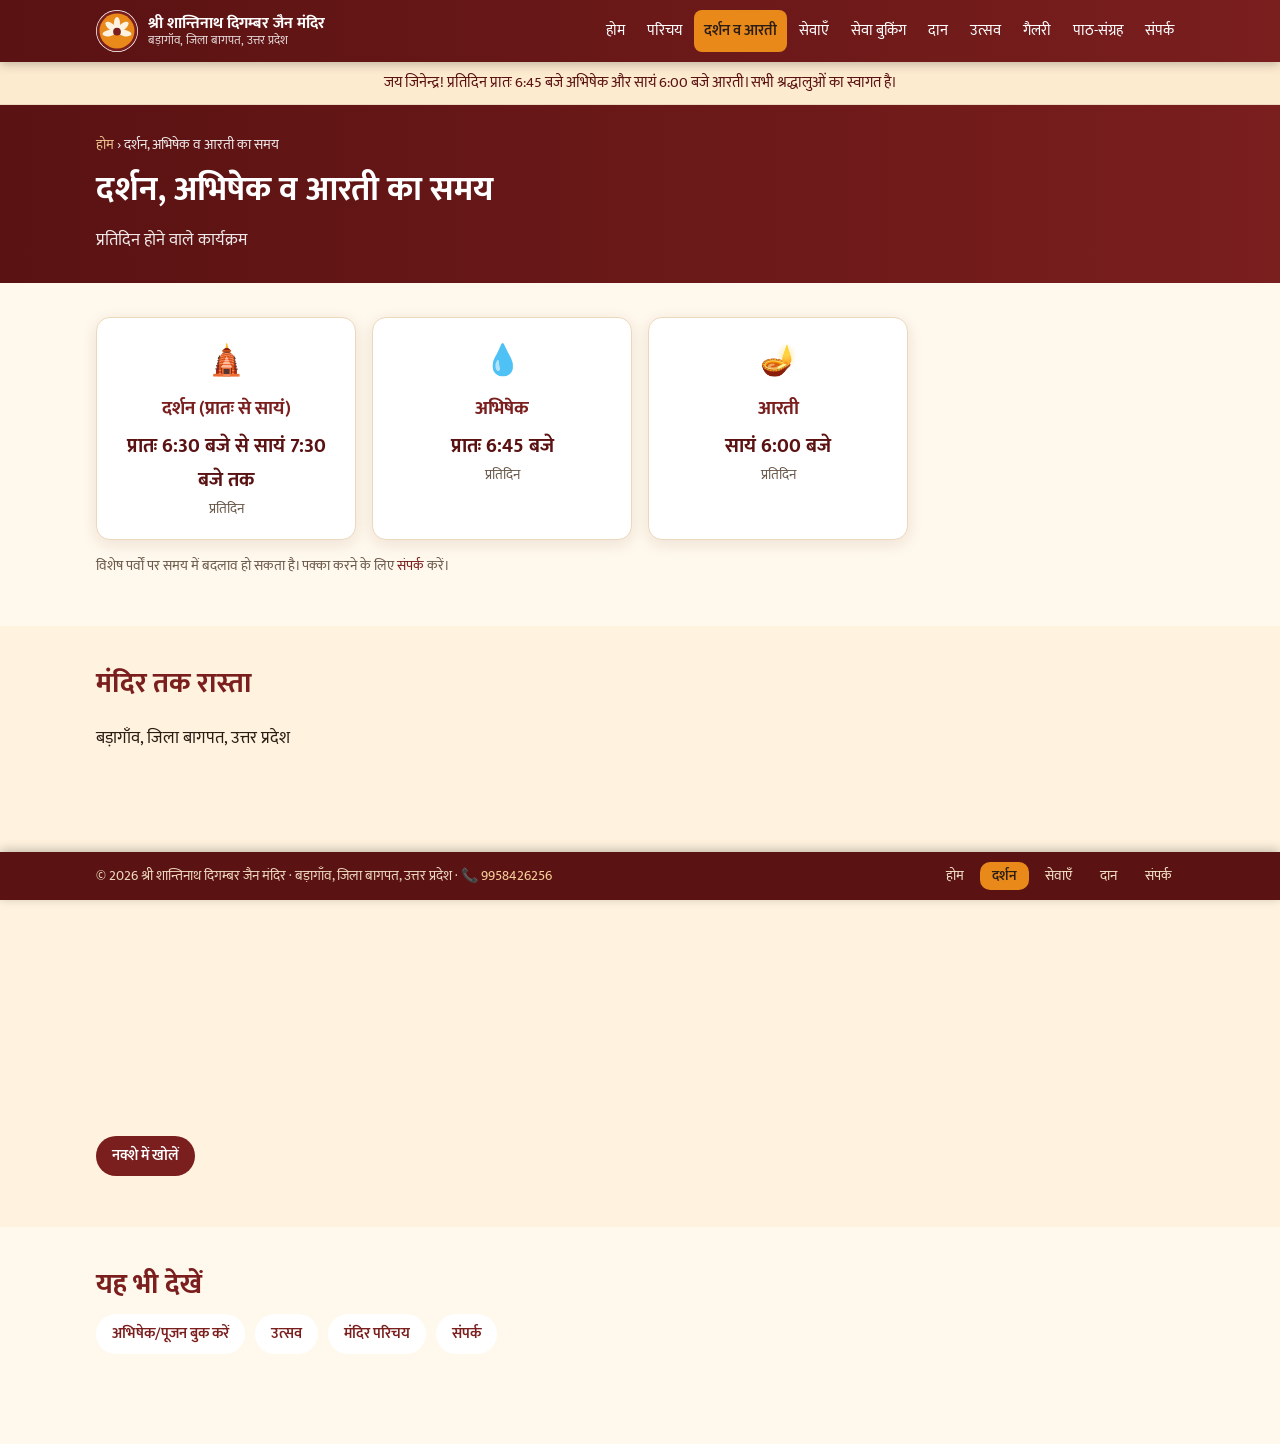
<file: darshan.html>
<!doctype html>
<html lang="hi">
<head>
<meta charset="utf-8">
<meta name="viewport" content="width=device-width,initial-scale=1,viewport-fit=cover">
<title>दर्शन, अभिषेक व आरती का समय | शान्तिनाथ जैन मंदिर, बड़ागाँव</title>
<meta name="description" content="बड़ागाँव (बागपत) के श्री शान्तिनाथ दिगम्बर जैन मंदिर में दर्शन प्रातः 6:30 से सायं 7:30, अभिषेक प्रातः 6:45 और आरती सायं 6:00 बजे।">
<meta name="robots" content="index,follow">
<link rel="canonical" href="https://tgm-global.github.io/ssdjmt/darshan.html">
<meta property="og:type" content="website">
<meta property="og:locale" content="hi_IN">
<meta property="og:title" content="दर्शन, अभिषेक व आरती का समय | शान्तिनाथ जैन मंदिर, बड़ागाँव">
<meta property="og:description" content="बड़ागाँव (बागपत) के श्री शान्तिनाथ दिगम्बर जैन मंदिर में दर्शन प्रातः 6:30 से सायं 7:30, अभिषेक प्रातः 6:45 और आरती सायं 6:00 बजे।">
<meta property="og:url" content="https://tgm-global.github.io/ssdjmt/darshan.html">
<meta property="og:image" content="https://tgm-global.github.io/ssdjmt/assets/icon-512.png">
<meta name="theme-color" content="#7a1e1e">
<link rel="manifest" href="manifest.webmanifest">
<link rel="icon" href="assets/favicon.svg" type="image/svg+xml">
<link rel="apple-touch-icon" href="assets/icon-192.png">
<link rel="preconnect" href="https://fonts.googleapis.com"><link rel="preconnect" href="https://fonts.gstatic.com" crossorigin>
<link href="https://fonts.googleapis.com/css2?family=Mukta:wght@400;600;700&display=swap" rel="stylesheet">
<link rel="stylesheet" href="assets/style.css">

</head>
<body>
<div id="site-header"></div>
<main>
<div class="page-head"><div class="wrap"><div class="crumbs"><a href="index.html">होम</a> › दर्शन, अभिषेक व आरती का समय</div><h1>दर्शन, अभिषेक व आरती का समय</h1><p>प्रतिदिन होने वाले कार्यक्रम</p></div></div>
<section class="blk"><div class="wrap"><div data-render="timings"></div><p class="hint" style="margin-top:14px">विशेष पर्वों पर समय में बदलाव हो सकता है। पक्का करने के लिए <a href="contact.html">संपर्क</a> करें।</p></div></section><section class="blk alt"><div class="wrap"><h2>मंदिर तक रास्ता</h2><p data-bind="address"></p><div data-render="map"></div><p class="more"><a class="btn dark sm" data-link="map" href="#" target="_blank" rel="noopener">नक्शे में खोलें</a></p></div></section><section class="blk"><div class="wrap"><h2>यह भी देखें</h2><div class="btns" style="justify-content:flex-start"><a class="btn alt sm" href="seva.html">अभिषेक/पूजन बुक करें</a><a class="btn alt sm" href="events.html">उत्सव</a><a class="btn alt sm" href="about.html">मंदिर परिचय</a><a class="btn alt sm" href="contact.html">संपर्क</a></div></div></section>
<noscript><div class="wrap" style="padding:16px"><p>कृपया पूरी जानकारी के लिए JavaScript चालू करें।</p><p><a href="index.html">होम</a> · <a href="about.html">परिचय</a> · <a href="darshan.html">दर्शन व आरती</a> · <a href="seva.html">सेवाएँ</a> · <a href="booking.html">सेवा बुकिंग</a> · <a href="daan.html">दान</a> · <a href="events.html">उत्सव</a> · <a href="gallery.html">गैलरी</a> · <a href="library.html">पाठ-संग्रह</a> · <a href="contact.html">संपर्क</a></p></div></noscript>
</main>
<div id="site-footer"></div>
<script src="data/config.js"></script>
<script src="assets/app.js"></script>

</body>
</html>
</file>
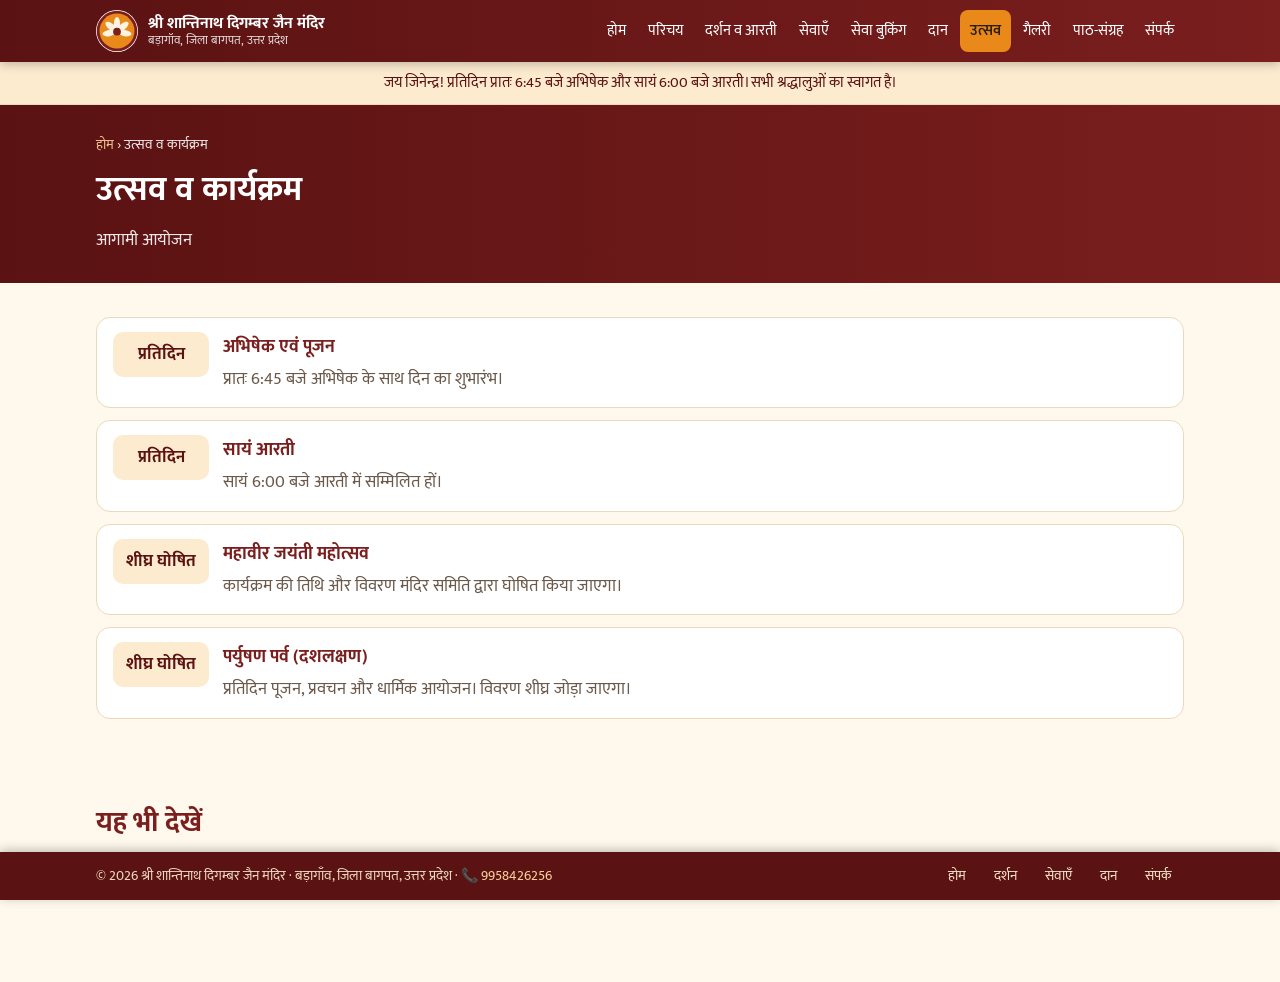
<file: events.html>
<!doctype html>
<html lang="hi">
<head>
<meta charset="utf-8">
<meta name="viewport" content="width=device-width,initial-scale=1,viewport-fit=cover">
<title>उत्सव व कार्यक्रम | श्री शान्तिनाथ दिगम्बर जैन मंदिर, बड़ागाँव</title>
<meta name="description" content="श्री शान्तिनाथ दिगम्बर जैन मंदिर, बड़ागाँव के प्रतिदिन के कार्यक्रम, महावीर जयंती, पर्युषण पर्व और अन्य उत्सव।">
<meta name="robots" content="index,follow">
<link rel="canonical" href="https://tgm-global.github.io/ssdjmt/events.html">
<meta property="og:type" content="website">
<meta property="og:locale" content="hi_IN">
<meta property="og:title" content="उत्सव व कार्यक्रम | श्री शान्तिनाथ दिगम्बर जैन मंदिर, बड़ागाँव">
<meta property="og:description" content="श्री शान्तिनाथ दिगम्बर जैन मंदिर, बड़ागाँव के प्रतिदिन के कार्यक्रम, महावीर जयंती, पर्युषण पर्व और अन्य उत्सव।">
<meta property="og:url" content="https://tgm-global.github.io/ssdjmt/events.html">
<meta property="og:image" content="https://tgm-global.github.io/ssdjmt/assets/icon-512.png">
<meta name="theme-color" content="#7a1e1e">
<link rel="manifest" href="manifest.webmanifest">
<link rel="icon" href="assets/favicon.svg" type="image/svg+xml">
<link rel="apple-touch-icon" href="assets/icon-192.png">
<link rel="preconnect" href="https://fonts.googleapis.com"><link rel="preconnect" href="https://fonts.gstatic.com" crossorigin>
<link href="https://fonts.googleapis.com/css2?family=Mukta:wght@400;600;700&display=swap" rel="stylesheet">
<link rel="stylesheet" href="assets/style.css">

</head>
<body>
<div id="site-header"></div>
<main>
<div class="page-head"><div class="wrap"><div class="crumbs"><a href="index.html">होम</a> › उत्सव व कार्यक्रम</div><h1>उत्सव व कार्यक्रम</h1><p>आगामी आयोजन</p></div></div>
<section class="blk"><div class="wrap"><div data-render="events"></div></div></section><section class="blk"><div class="wrap"><h2>यह भी देखें</h2><div class="btns" style="justify-content:flex-start"><a class="btn alt sm" href="darshan.html">दर्शन समय</a><a class="btn alt sm" href="gallery.html">गैलरी</a><a class="btn alt sm" href="seva.html">सेवाएँ</a><a class="btn alt sm" href="contact.html">संपर्क</a></div></div></section>
<noscript><div class="wrap" style="padding:16px"><p>कृपया पूरी जानकारी के लिए JavaScript चालू करें।</p><p><a href="index.html">होम</a> · <a href="about.html">परिचय</a> · <a href="darshan.html">दर्शन व आरती</a> · <a href="seva.html">सेवाएँ</a> · <a href="booking.html">सेवा बुकिंग</a> · <a href="daan.html">दान</a> · <a href="events.html">उत्सव</a> · <a href="gallery.html">गैलरी</a> · <a href="library.html">पाठ-संग्रह</a> · <a href="contact.html">संपर्क</a></p></div></noscript>
</main>
<div id="site-footer"></div>
<script src="data/config.js"></script>
<script src="assets/app.js"></script>

</body>
</html>
</file>
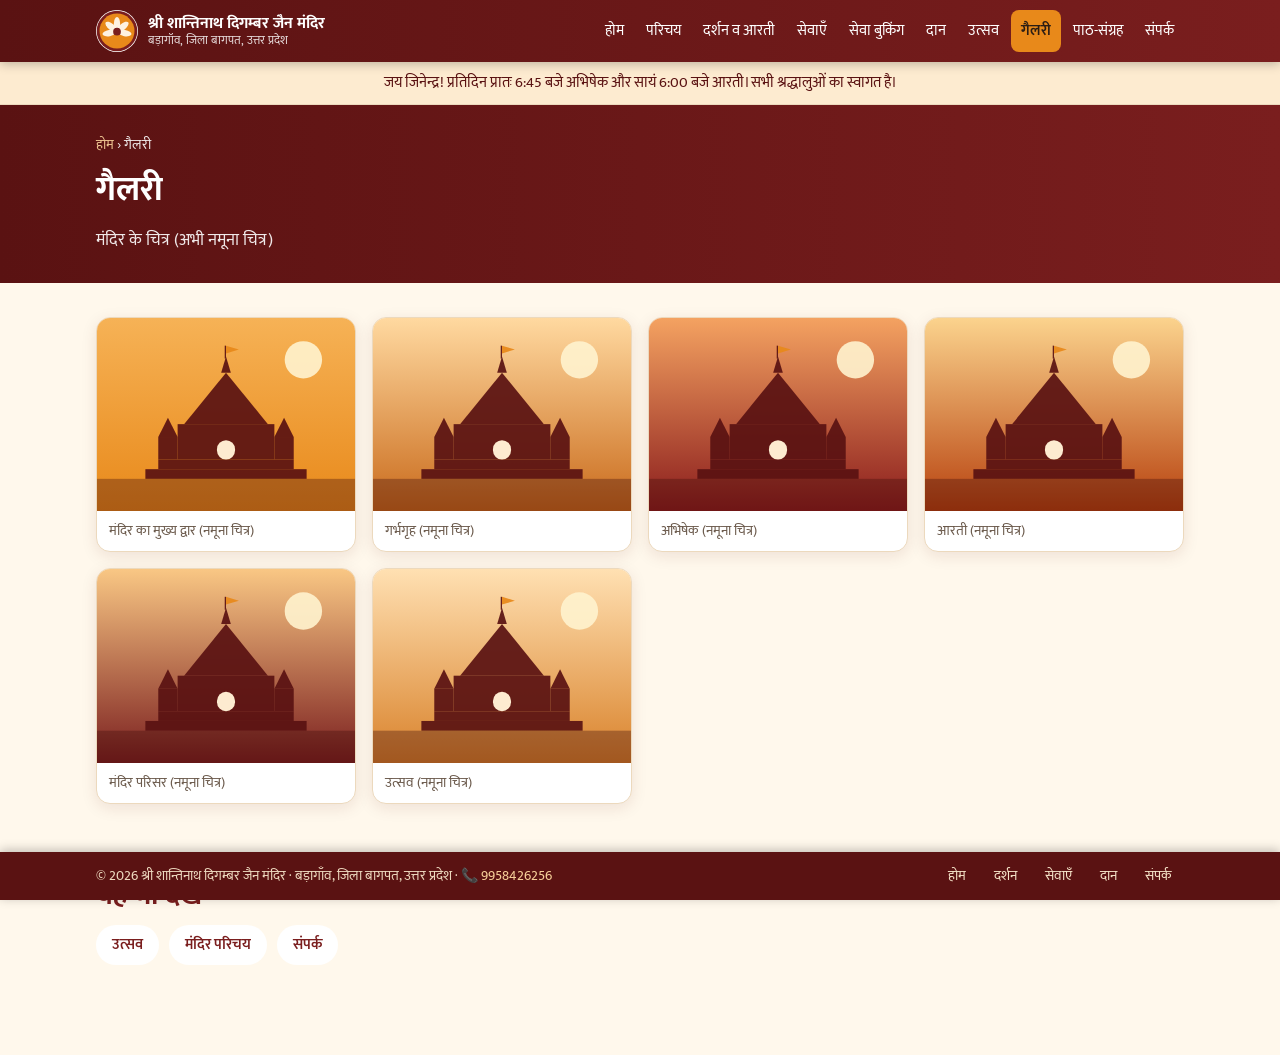
<file: gallery.html>
<!doctype html>
<html lang="hi">
<head>
<meta charset="utf-8">
<meta name="viewport" content="width=device-width,initial-scale=1,viewport-fit=cover">
<title>गैलरी | श्री शान्तिनाथ दिगम्बर जैन मंदिर, बड़ागाँव</title>
<meta name="description" content="श्री शान्तिनाथ दिगम्बर जैन मंदिर, बड़ागाँव के चित्र - मंदिर, अभिषेक, आरती और उत्सव।">
<meta name="robots" content="index,follow">
<link rel="canonical" href="https://tgm-global.github.io/ssdjmt/gallery.html">
<meta property="og:type" content="website">
<meta property="og:locale" content="hi_IN">
<meta property="og:title" content="गैलरी | श्री शान्तिनाथ दिगम्बर जैन मंदिर, बड़ागाँव">
<meta property="og:description" content="श्री शान्तिनाथ दिगम्बर जैन मंदिर, बड़ागाँव के चित्र - मंदिर, अभिषेक, आरती और उत्सव।">
<meta property="og:url" content="https://tgm-global.github.io/ssdjmt/gallery.html">
<meta property="og:image" content="https://tgm-global.github.io/ssdjmt/assets/icon-512.png">
<meta name="theme-color" content="#7a1e1e">
<link rel="manifest" href="manifest.webmanifest">
<link rel="icon" href="assets/favicon.svg" type="image/svg+xml">
<link rel="apple-touch-icon" href="assets/icon-192.png">
<link rel="preconnect" href="https://fonts.googleapis.com"><link rel="preconnect" href="https://fonts.gstatic.com" crossorigin>
<link href="https://fonts.googleapis.com/css2?family=Mukta:wght@400;600;700&display=swap" rel="stylesheet">
<link rel="stylesheet" href="assets/style.css">

</head>
<body>
<div id="site-header"></div>
<main>
<div class="page-head"><div class="wrap"><div class="crumbs"><a href="index.html">होम</a> › गैलरी</div><h1>गैलरी</h1><p>मंदिर के चित्र (अभी नमूना चित्र)</p></div></div>
<section class="blk"><div class="wrap"><div data-render="gallery"></div></div></section><section class="blk"><div class="wrap"><h2>यह भी देखें</h2><div class="btns" style="justify-content:flex-start"><a class="btn alt sm" href="events.html">उत्सव</a><a class="btn alt sm" href="about.html">मंदिर परिचय</a><a class="btn alt sm" href="contact.html">संपर्क</a></div></div></section>
<noscript><div class="wrap" style="padding:16px"><p>कृपया पूरी जानकारी के लिए JavaScript चालू करें।</p><p><a href="index.html">होम</a> · <a href="about.html">परिचय</a> · <a href="darshan.html">दर्शन व आरती</a> · <a href="seva.html">सेवाएँ</a> · <a href="booking.html">सेवा बुकिंग</a> · <a href="daan.html">दान</a> · <a href="events.html">उत्सव</a> · <a href="gallery.html">गैलरी</a> · <a href="library.html">पाठ-संग्रह</a> · <a href="contact.html">संपर्क</a></p></div></noscript>
</main>
<div id="site-footer"></div>
<script src="data/config.js"></script>
<script src="assets/app.js"></script>

</body>
</html>
</file>
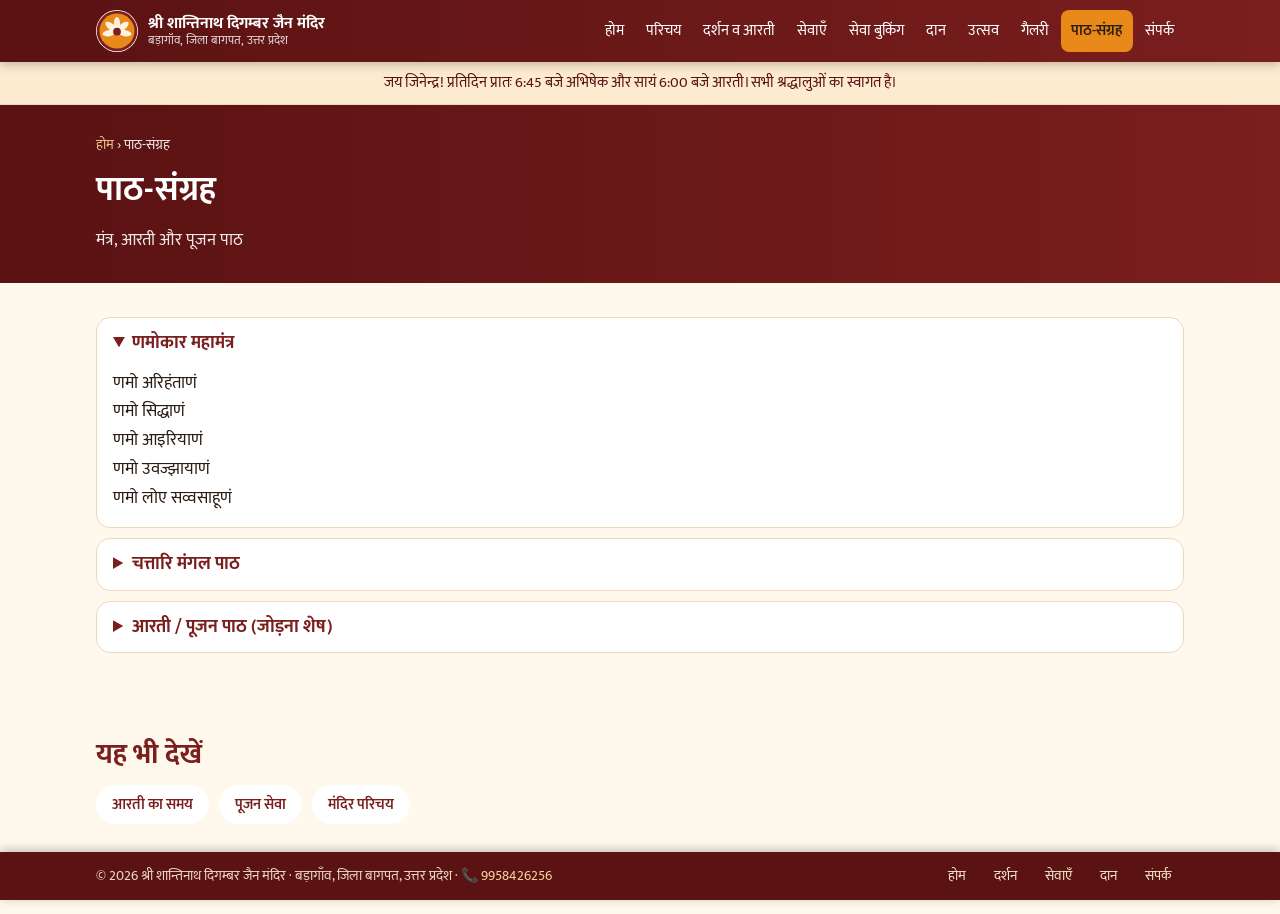
<file: library.html>
<!doctype html>
<html lang="hi">
<head>
<meta charset="utf-8">
<meta name="viewport" content="width=device-width,initial-scale=1,viewport-fit=cover">
<title>पाठ-संग्रह - णमोकार मंत्र, आरती व पूजन | शान्तिनाथ जैन मंदिर</title>
<meta name="description" content="णमोकार महामंत्र, मंगल पाठ, आरती और पूजन का संग्रह - श्री शान्तिनाथ दिगम्बर जैन मंदिर, बड़ागाँव।">
<meta name="robots" content="index,follow">
<link rel="canonical" href="https://tgm-global.github.io/ssdjmt/library.html">
<meta property="og:type" content="website">
<meta property="og:locale" content="hi_IN">
<meta property="og:title" content="पाठ-संग्रह - णमोकार मंत्र, आरती व पूजन | शान्तिनाथ जैन मंदिर">
<meta property="og:description" content="णमोकार महामंत्र, मंगल पाठ, आरती और पूजन का संग्रह - श्री शान्तिनाथ दिगम्बर जैन मंदिर, बड़ागाँव।">
<meta property="og:url" content="https://tgm-global.github.io/ssdjmt/library.html">
<meta property="og:image" content="https://tgm-global.github.io/ssdjmt/assets/icon-512.png">
<meta name="theme-color" content="#7a1e1e">
<link rel="manifest" href="manifest.webmanifest">
<link rel="icon" href="assets/favicon.svg" type="image/svg+xml">
<link rel="apple-touch-icon" href="assets/icon-192.png">
<link rel="preconnect" href="https://fonts.googleapis.com"><link rel="preconnect" href="https://fonts.gstatic.com" crossorigin>
<link href="https://fonts.googleapis.com/css2?family=Mukta:wght@400;600;700&display=swap" rel="stylesheet">
<link rel="stylesheet" href="assets/style.css">

</head>
<body>
<div id="site-header"></div>
<main>
<div class="page-head"><div class="wrap"><div class="crumbs"><a href="index.html">होम</a> › पाठ-संग्रह</div><h1>पाठ-संग्रह</h1><p>मंत्र, आरती और पूजन पाठ</p></div></div>
<section class="blk"><div class="wrap"><div data-render="library"></div></div></section><section class="blk"><div class="wrap"><h2>यह भी देखें</h2><div class="btns" style="justify-content:flex-start"><a class="btn alt sm" href="darshan.html">आरती का समय</a><a class="btn alt sm" href="seva.html">पूजन सेवा</a><a class="btn alt sm" href="about.html">मंदिर परिचय</a></div></div></section>
<noscript><div class="wrap" style="padding:16px"><p>कृपया पूरी जानकारी के लिए JavaScript चालू करें।</p><p><a href="index.html">होम</a> · <a href="about.html">परिचय</a> · <a href="darshan.html">दर्शन व आरती</a> · <a href="seva.html">सेवाएँ</a> · <a href="booking.html">सेवा बुकिंग</a> · <a href="daan.html">दान</a> · <a href="events.html">उत्सव</a> · <a href="gallery.html">गैलरी</a> · <a href="library.html">पाठ-संग्रह</a> · <a href="contact.html">संपर्क</a></p></div></noscript>
</main>
<div id="site-footer"></div>
<script src="data/config.js"></script>
<script src="assets/app.js"></script>

</body>
</html>
</file>
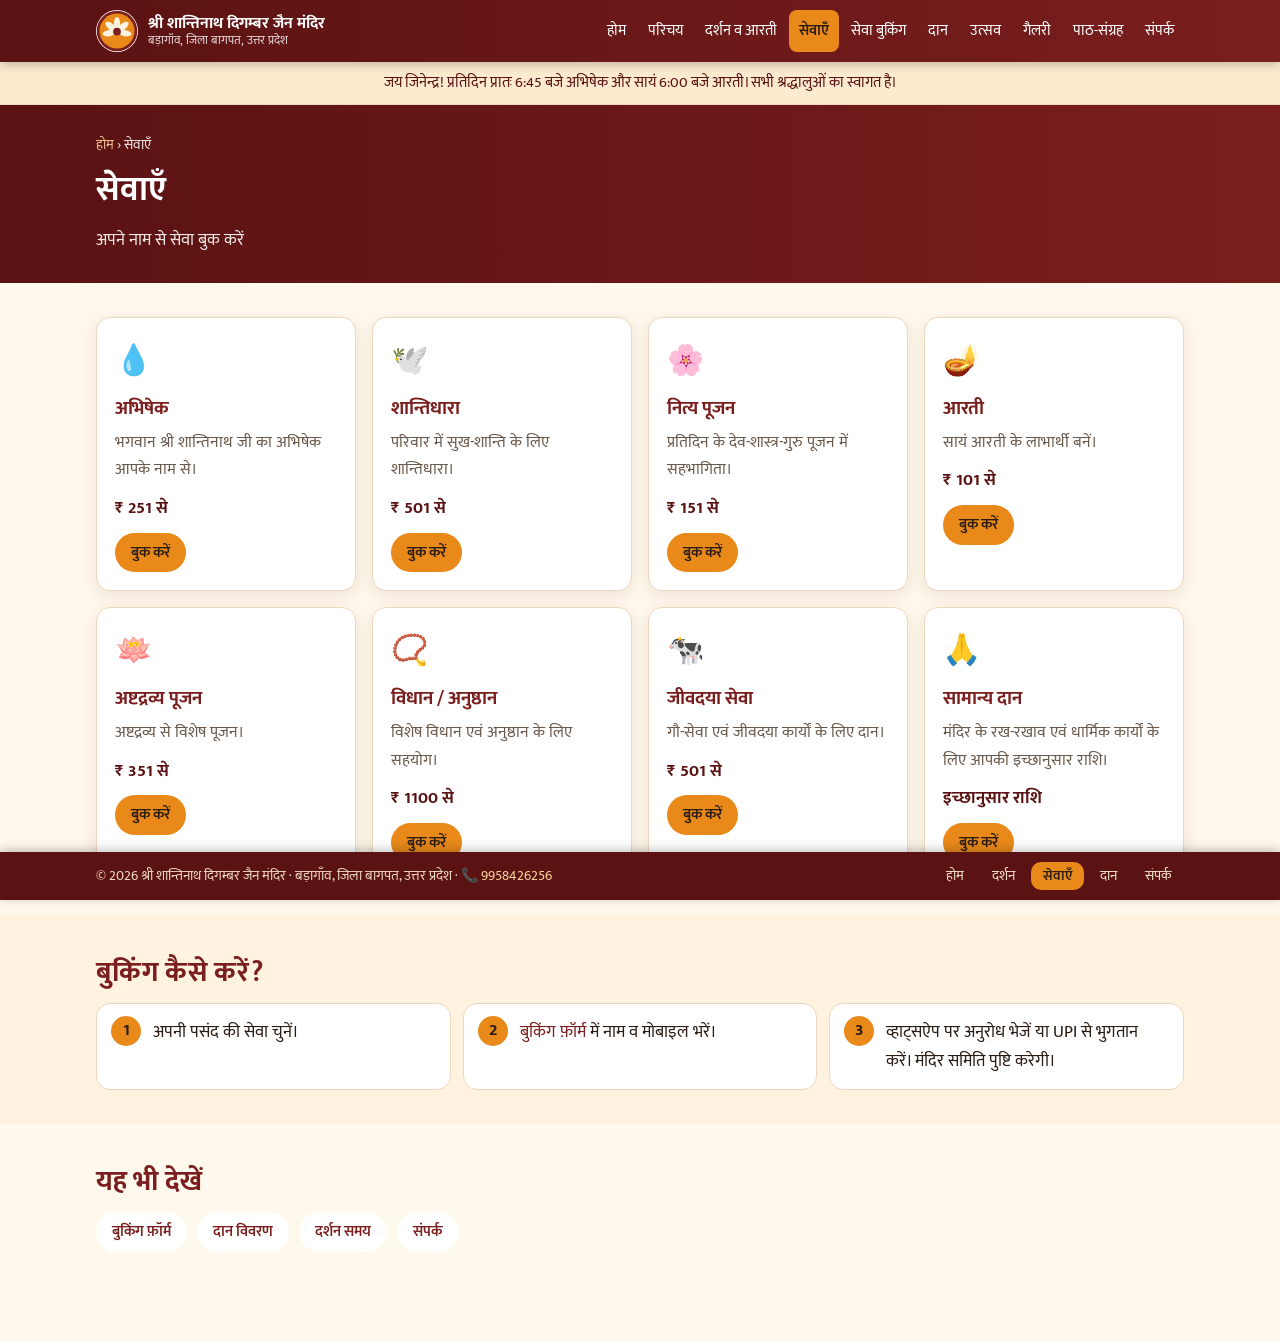
<file: seva.html>
<!doctype html>
<html lang="hi">
<head>
<meta charset="utf-8">
<meta name="viewport" content="width=device-width,initial-scale=1,viewport-fit=cover">
<title>सेवाएँ - अभिषेक, शान्तिधारा, पूजन व दान | शान्तिनाथ जैन मंदिर</title>
<meta name="description" content="अभिषेक, शान्तिधारा, नित्य पूजन, आरती, विधान और जीवदया सेवा - श्री शान्तिनाथ दिगम्बर जैन मंदिर, बड़ागाँव में अपने नाम से सेवा बुक करें।">
<meta name="robots" content="index,follow">
<link rel="canonical" href="https://tgm-global.github.io/ssdjmt/seva.html">
<meta property="og:type" content="website">
<meta property="og:locale" content="hi_IN">
<meta property="og:title" content="सेवाएँ - अभिषेक, शान्तिधारा, पूजन व दान | शान्तिनाथ जैन मंदिर">
<meta property="og:description" content="अभिषेक, शान्तिधारा, नित्य पूजन, आरती, विधान और जीवदया सेवा - श्री शान्तिनाथ दिगम्बर जैन मंदिर, बड़ागाँव में अपने नाम से सेवा बुक करें।">
<meta property="og:url" content="https://tgm-global.github.io/ssdjmt/seva.html">
<meta property="og:image" content="https://tgm-global.github.io/ssdjmt/assets/icon-512.png">
<meta name="theme-color" content="#7a1e1e">
<link rel="manifest" href="manifest.webmanifest">
<link rel="icon" href="assets/favicon.svg" type="image/svg+xml">
<link rel="apple-touch-icon" href="assets/icon-192.png">
<link rel="preconnect" href="https://fonts.googleapis.com"><link rel="preconnect" href="https://fonts.gstatic.com" crossorigin>
<link href="https://fonts.googleapis.com/css2?family=Mukta:wght@400;600;700&display=swap" rel="stylesheet">
<link rel="stylesheet" href="assets/style.css">

</head>
<body>
<div id="site-header"></div>
<main>
<div class="page-head"><div class="wrap"><div class="crumbs"><a href="index.html">होम</a> › सेवाएँ</div><h1>सेवाएँ</h1><p>अपने नाम से सेवा बुक करें</p></div></div>
<section class="blk"><div class="wrap"><div data-render="services"></div></div></section><section class="blk alt"><div class="wrap"><h2>बुकिंग कैसे करें?</h2><ol class="steps"><li>अपनी पसंद की सेवा चुनें।</li><li><a href="booking.html">बुकिंग फ़ॉर्म</a> में नाम व मोबाइल भरें।</li><li>व्हाट्सऐप पर अनुरोध भेजें या UPI से भुगतान करें। मंदिर समिति पुष्टि करेगी।</li></ol></div></section><section class="blk"><div class="wrap"><h2>यह भी देखें</h2><div class="btns" style="justify-content:flex-start"><a class="btn alt sm" href="booking.html">बुकिंग फ़ॉर्म</a><a class="btn alt sm" href="daan.html">दान विवरण</a><a class="btn alt sm" href="darshan.html">दर्शन समय</a><a class="btn alt sm" href="contact.html">संपर्क</a></div></div></section>
<noscript><div class="wrap" style="padding:16px"><p>कृपया पूरी जानकारी के लिए JavaScript चालू करें।</p><p><a href="index.html">होम</a> · <a href="about.html">परिचय</a> · <a href="darshan.html">दर्शन व आरती</a> · <a href="seva.html">सेवाएँ</a> · <a href="booking.html">सेवा बुकिंग</a> · <a href="daan.html">दान</a> · <a href="events.html">उत्सव</a> · <a href="gallery.html">गैलरी</a> · <a href="library.html">पाठ-संग्रह</a> · <a href="contact.html">संपर्क</a></p></div></noscript>
</main>
<div id="site-footer"></div>
<script src="data/config.js"></script>
<script src="assets/app.js"></script>

</body>
</html>
</file>
<file: assets/style.css>
:root{
  --maroon:#7a1e1e; --maroon-d:#5a1212; --saffron:#e8891a; --saffron-l:#fdebd0;
  --cream:#fff8ec; --ink:#2b1d14; --muted:#6b5a4c; --line:#ecd9bd; --white:#fff;
  --hdr-h:62px; --ftr-h:60px; --radius:14px;
  --shadow:0 4px 16px rgba(90,18,18,.10);
}
*{box-sizing:border-box}
html{scroll-behavior:smooth;-webkit-text-size-adjust:100%}
body{margin:0;font-family:"Mukta","Noto Sans Devanagari","Nirmala UI",system-ui,-apple-system,"Segoe UI",Roboto,sans-serif;
  color:var(--ink);background:var(--cream);line-height:1.7;font-size:17px;
  padding-top:var(--hdr-h);padding-bottom:calc(var(--ftr-h) + 8px)}
img{max-width:100%;display:block}
a{color:var(--maroon);text-decoration:none}
a:hover{text-decoration:underline}
.wrap{width:100%;max-width:1120px;margin:0 auto;padding:0 16px}

/* ---------- Fixed header ---------- */
.hdr{position:fixed;top:0;left:0;right:0;height:var(--hdr-h);z-index:50;
  background:linear-gradient(90deg,var(--maroon-d),var(--maroon));color:#fff;box-shadow:0 2px 10px rgba(0,0,0,.25)}
.hdr-in{height:100%;display:flex;align-items:center;justify-content:space-between;gap:12px}
.brand{display:flex;align-items:center;gap:10px;color:#fff;min-width:0}
.brand:hover{text-decoration:none}
.brand img{width:42px;height:42px;border-radius:50%;background:#fff;flex:none}
.brand span{display:flex;flex-direction:column;line-height:1.2;min-width:0}
.brand b{font-size:16px;white-space:nowrap;overflow:hidden;text-overflow:ellipsis}
.brand small{font-size:12px;opacity:.85;white-space:nowrap;overflow:hidden;text-overflow:ellipsis}
.nav{display:flex;gap:2px;align-items:center}
.nav a{color:#fff;padding:8px 10px;border-radius:8px;font-size:15px;white-space:nowrap}
.nav a:hover{background:rgba(255,255,255,.14);text-decoration:none}
.nav a.on{background:var(--saffron);color:#2b1d14;font-weight:600}
.nav .btn-install{display:none;background:#fff;color:var(--maroon);border:0;border-radius:8px;padding:6px 10px;font:inherit;font-size:14px;cursor:pointer;margin-left:6px}
.burger{display:none;background:transparent;border:1px solid rgba(255,255,255,.5);color:#fff;font-size:22px;line-height:1;
  border-radius:8px;padding:6px 11px;cursor:pointer}

/* ---------- Fixed footer ---------- */
.ftr{position:fixed;left:0;right:0;bottom:0;height:var(--ftr-h);z-index:50;background:var(--maroon-d);color:#f5e3c8;
  box-shadow:0 -2px 10px rgba(0,0,0,.25)}
.ftr-in{height:100%;display:flex;align-items:center;justify-content:space-between;gap:12px}
.f-info{font-size:14px;opacity:.95}
.f-info a{color:#ffd9a0}
.f-tabs{display:flex;gap:4px}
.f-tabs a{color:#f5e3c8;display:flex;flex-direction:column;align-items:center;justify-content:center;
  padding:4px 12px;border-radius:10px;font-size:12px;line-height:1.2}
.f-tabs a:hover{background:rgba(255,255,255,.12);text-decoration:none}
.f-tabs a.on{background:var(--saffron);color:#2b1d14;font-weight:600}
.f-tabs .ic{font-size:20px;line-height:1.1}

/* ---------- Layout ---------- */
main{min-height:60vh}
.notice{background:var(--saffron-l);border-bottom:1px solid var(--line);color:var(--maroon-d);font-size:15px;padding:8px 0;text-align:center}
.hero{background:linear-gradient(rgba(90,18,18,.55),rgba(90,18,18,.78)),url(img/hero.svg) center/cover;color:#fff;text-align:center;padding:64px 0 56px}
.hero h1{margin:0 0 10px;font-size:clamp(26px,5vw,44px);line-height:1.25}
.hero p{margin:0 auto 22px;max-width:680px;font-size:clamp(16px,2.4vw,20px);opacity:.96}
.page-head{background:linear-gradient(90deg,var(--maroon-d),var(--maroon));color:#fff;padding:28px 0}
.page-head h1{margin:0;font-size:clamp(24px,4vw,34px)}
.page-head p{margin:6px 0 0;opacity:.9}
.crumbs{font-size:14px;margin-bottom:6px;opacity:.9}
.crumbs a{color:#ffd9a0}
section.blk{padding:34px 0}
section.alt{background:#fff3df}
h2{color:var(--maroon);margin:0 0 6px;font-size:clamp(22px,3.4vw,28px)}
.sub{color:var(--muted);margin:0 0 18px}
.btns{display:flex;flex-wrap:wrap;gap:10px;justify-content:center}
.btn{display:inline-block;border:0;border-radius:999px;padding:11px 22px;font:inherit;font-weight:600;cursor:pointer;
  background:var(--saffron);color:#2b1d14;text-align:center}
.btn:hover{filter:brightness(1.07);text-decoration:none}
.btn.alt{background:#fff;color:var(--maroon)}
.btn.dark{background:var(--maroon);color:#fff}
.btn.sm{padding:7px 16px;font-size:15px}
.more{margin-top:16px}

.grid{display:grid;gap:16px}
.g3{grid-template-columns:repeat(auto-fill,minmax(250px,1fr))}
.g4{grid-template-columns:repeat(auto-fill,minmax(220px,1fr))}
.card{background:#fff;border:1px solid var(--line);border-radius:var(--radius);padding:18px;box-shadow:var(--shadow)}
.card h3{margin:6px 0 4px;color:var(--maroon);font-size:19px}
.card p{margin:0 0 10px;color:var(--muted);font-size:16px}
.card .ic{font-size:30px}
.card .amt{font-weight:700;color:var(--maroon-d);margin-bottom:10px}
.time-card{text-align:center}
.time-card .t{font-size:20px;font-weight:700;color:var(--maroon-d)}
.time-card .n{font-size:14px;color:var(--muted)}

.ev{display:flex;gap:14px;background:#fff;border:1px solid var(--line);border-radius:var(--radius);padding:14px 16px;margin-bottom:12px}
.ev .d{flex:none;min-width:96px;background:var(--saffron-l);border-radius:10px;padding:8px;text-align:center;color:var(--maroon-d);font-weight:700;align-self:flex-start}
.ev h3{margin:0 0 2px;color:var(--maroon);font-size:18px}
.ev p{margin:0;color:var(--muted)}

.gal{grid-template-columns:repeat(auto-fill,minmax(230px,1fr))}
.gal figure{margin:0;background:#fff;border:1px solid var(--line);border-radius:var(--radius);overflow:hidden;box-shadow:var(--shadow);cursor:zoom-in}
.gal img{width:100%;aspect-ratio:4/3;object-fit:cover}
.gal figcaption{padding:8px 12px;font-size:14px;color:var(--muted)}
.lightbox{position:fixed;inset:0;background:rgba(0,0,0,.85);z-index:90;display:none;align-items:center;justify-content:center;padding:20px}
.lightbox.on{display:flex}
.lightbox img{max-height:86vh;max-width:96vw;border-radius:10px}

details.lib{background:#fff;border:1px solid var(--line);border-radius:var(--radius);padding:10px 16px;margin-bottom:10px}
details.lib summary{cursor:pointer;font-weight:700;color:var(--maroon);font-size:18px}
details.lib pre{white-space:pre-wrap;font:inherit;margin:10px 0 4px}

.about-p{max-width:820px}
table.tbl{width:100%;border-collapse:collapse;background:#fff;border:1px solid var(--line);border-radius:var(--radius);overflow:hidden}
.tbl th,.tbl td{padding:10px 14px;text-align:left;border-bottom:1px solid var(--line);vertical-align:top}
.tbl th{width:38%;background:var(--saffron-l);color:var(--maroon-d)}
.warn{background:#fff1f0;border:1px solid #f0b7b1;color:#8a1c12;border-radius:var(--radius);padding:12px 16px;margin-bottom:18px;font-weight:600}
.steps{counter-reset:s;list-style:none;padding:0;margin:0;display:grid;gap:12px;grid-template-columns:repeat(auto-fit,minmax(220px,1fr))}
.steps li{counter-increment:s;background:#fff;border:1px solid var(--line);border-radius:var(--radius);padding:14px 16px 14px 56px;position:relative}
.steps li:before{content:counter(s);position:absolute;left:14px;top:12px;width:30px;height:30px;border-radius:50%;background:var(--saffron);color:#2b1d14;font-weight:700;display:flex;align-items:center;justify-content:center}
.amts{display:flex;flex-wrap:wrap;gap:10px;margin:10px 0 16px}
.upi-box{display:flex;gap:18px;flex-wrap:wrap;align-items:center}
.upi-box img{width:180px;height:180px;object-fit:contain;background:#fff;border:1px solid var(--line);border-radius:12px;padding:6px}
.big{font-size:22px;font-weight:700;color:var(--maroon-d);word-break:break-all}

/* ---------- Forms ---------- */
form.f{display:grid;gap:14px;max-width:640px}
form.f label{display:grid;gap:4px;font-weight:600;color:var(--maroon-d)}
form.f input,form.f select,form.f textarea,.adm input,.adm textarea,.adm select{
  width:100%;font:inherit;padding:10px 12px;border:1px solid #d9c3a0;border-radius:10px;background:#fff;color:var(--ink)}
form.f textarea{min-height:90px}
.out{margin-top:16px}
.hist{list-style:none;padding:0;margin:0;display:grid;gap:8px}
.hist li{background:#fff;border:1px solid var(--line);border-radius:10px;padding:10px 14px;font-size:15px}
.hint{font-size:14px;color:var(--muted)}

/* ---------- Admin ---------- */
.adm .box{background:#fff;border:1px solid var(--line);border-radius:var(--radius);padding:16px;margin-bottom:18px;box-shadow:var(--shadow)}
.adm h2{font-size:22px;margin-bottom:10px}
.adm .row2{display:grid;gap:12px;grid-template-columns:repeat(auto-fit,minmax(240px,1fr))}
.adm label{display:grid;gap:4px;font-weight:600;font-size:15px;color:var(--maroon-d)}
.adm .item{border:1px dashed #d9c3a0;border-radius:12px;padding:12px;margin-bottom:12px;background:#fffdf8}
.adm .item .row2{margin-bottom:8px}
.adm .bar{position:sticky;top:calc(var(--hdr-h) + 6px);z-index:20;background:#fff;border:1px solid var(--line);border-radius:12px;padding:10px;
  display:flex;flex-wrap:wrap;gap:8px;box-shadow:var(--shadow);margin-bottom:18px}
.adm .del{background:#fff1f0;color:#8a1c12;border:1px solid #f0b7b1}
.adm textarea{min-height:80px}

/* ---------- Responsive ---------- */
@media (max-width:860px){
  :root{--hdr-h:56px;--ftr-h:62px}
  .burger{display:block}
  .nav{position:fixed;top:var(--hdr-h);left:0;right:0;flex-direction:column;align-items:stretch;gap:0;background:var(--maroon-d);
    padding:8px 12px 14px;max-height:calc(100vh - var(--hdr-h) - var(--ftr-h));overflow:auto;transform:translateY(-130%);
    transition:transform .25s ease;box-shadow:0 8px 16px rgba(0,0,0,.3)}
  .nav.open{transform:none}
  .nav a{padding:12px 10px;border-bottom:1px solid rgba(255,255,255,.12);font-size:16px}
  .f-info{display:none}
  .f-tabs{width:100%;justify-content:space-around}
  .f-tabs a{flex:1;padding:4px 2px}
  .brand img{width:36px;height:36px}
  .brand b{font-size:15px}
  .ev{flex-direction:column;gap:8px}
  .ev .d{align-self:flex-start}
  .tbl th{width:44%}
}
@media (min-width:861px){
  .f-tabs .ic{display:none}
  .f-tabs a{flex-direction:row;font-size:14px;padding:6px 12px}
  :root{--ftr-h:48px}
}
@media print{.hdr,.ftr{display:none}body{padding:0}}
</file>
